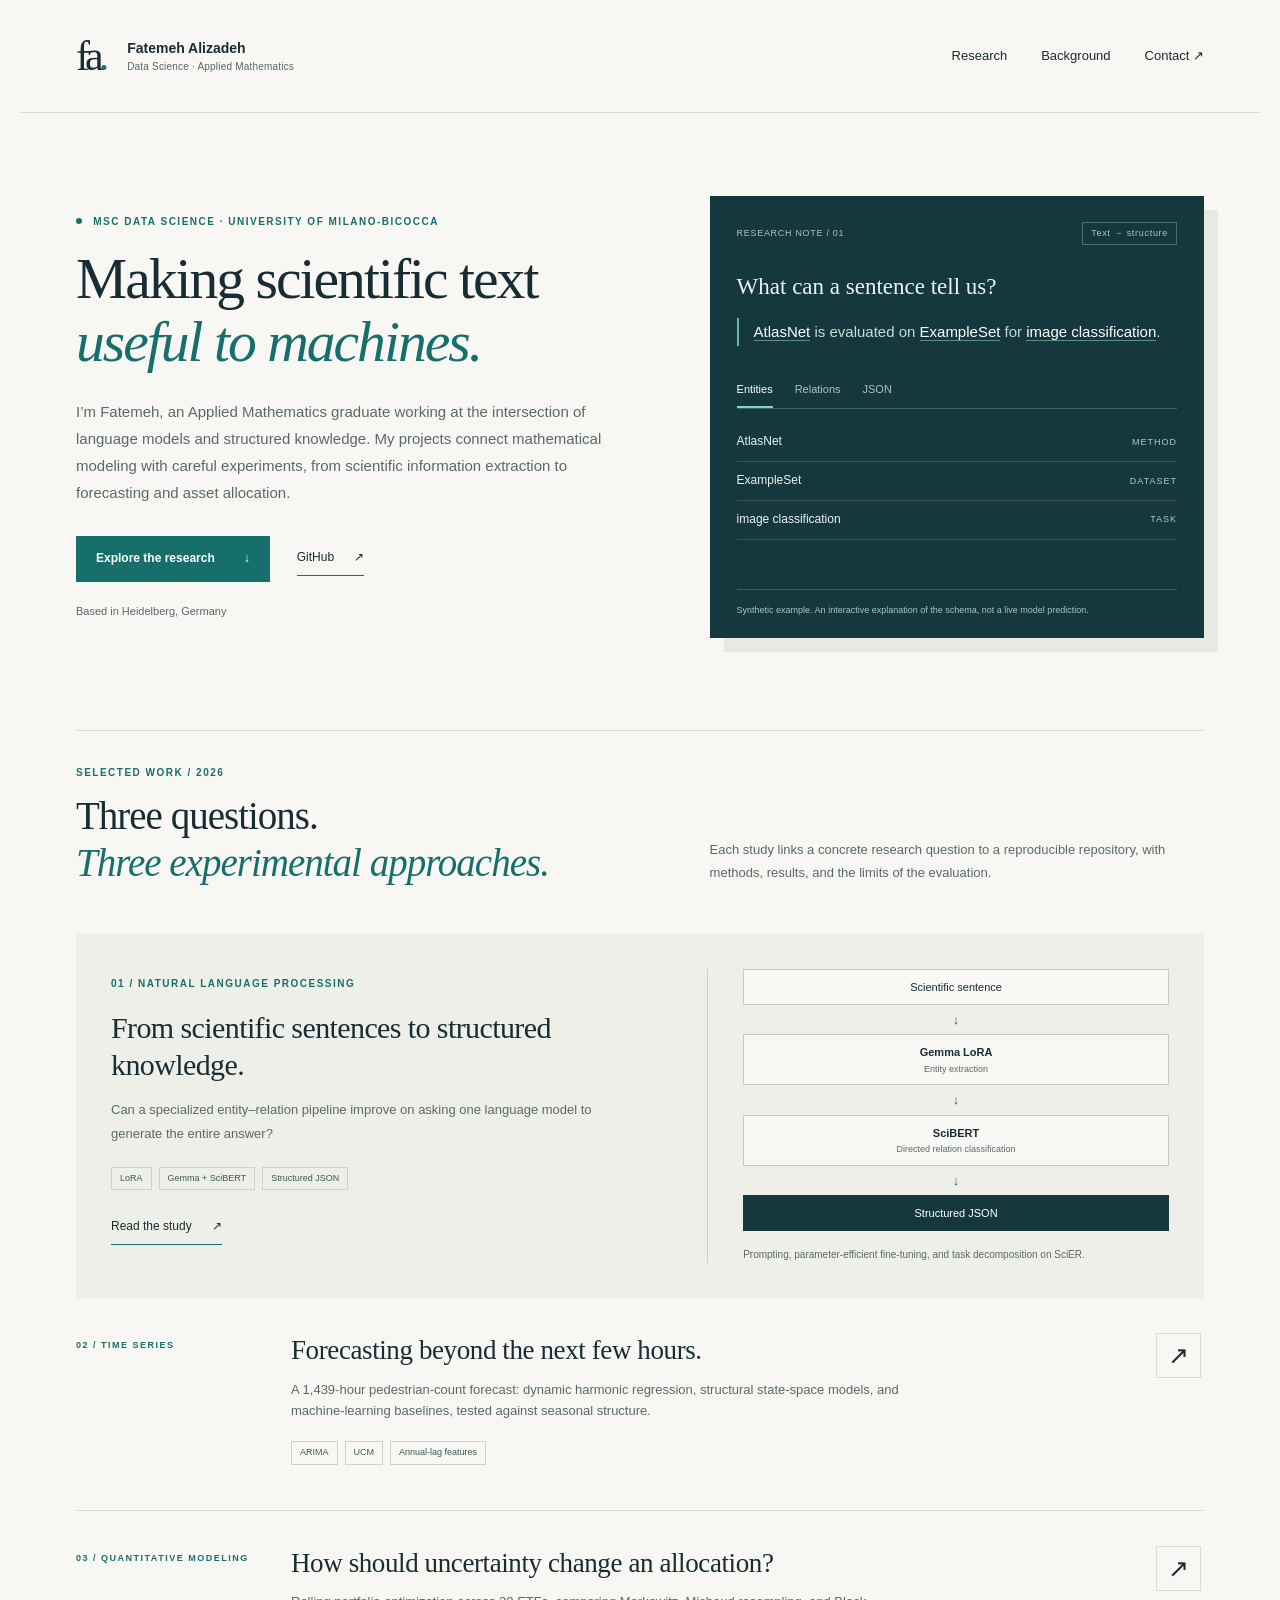
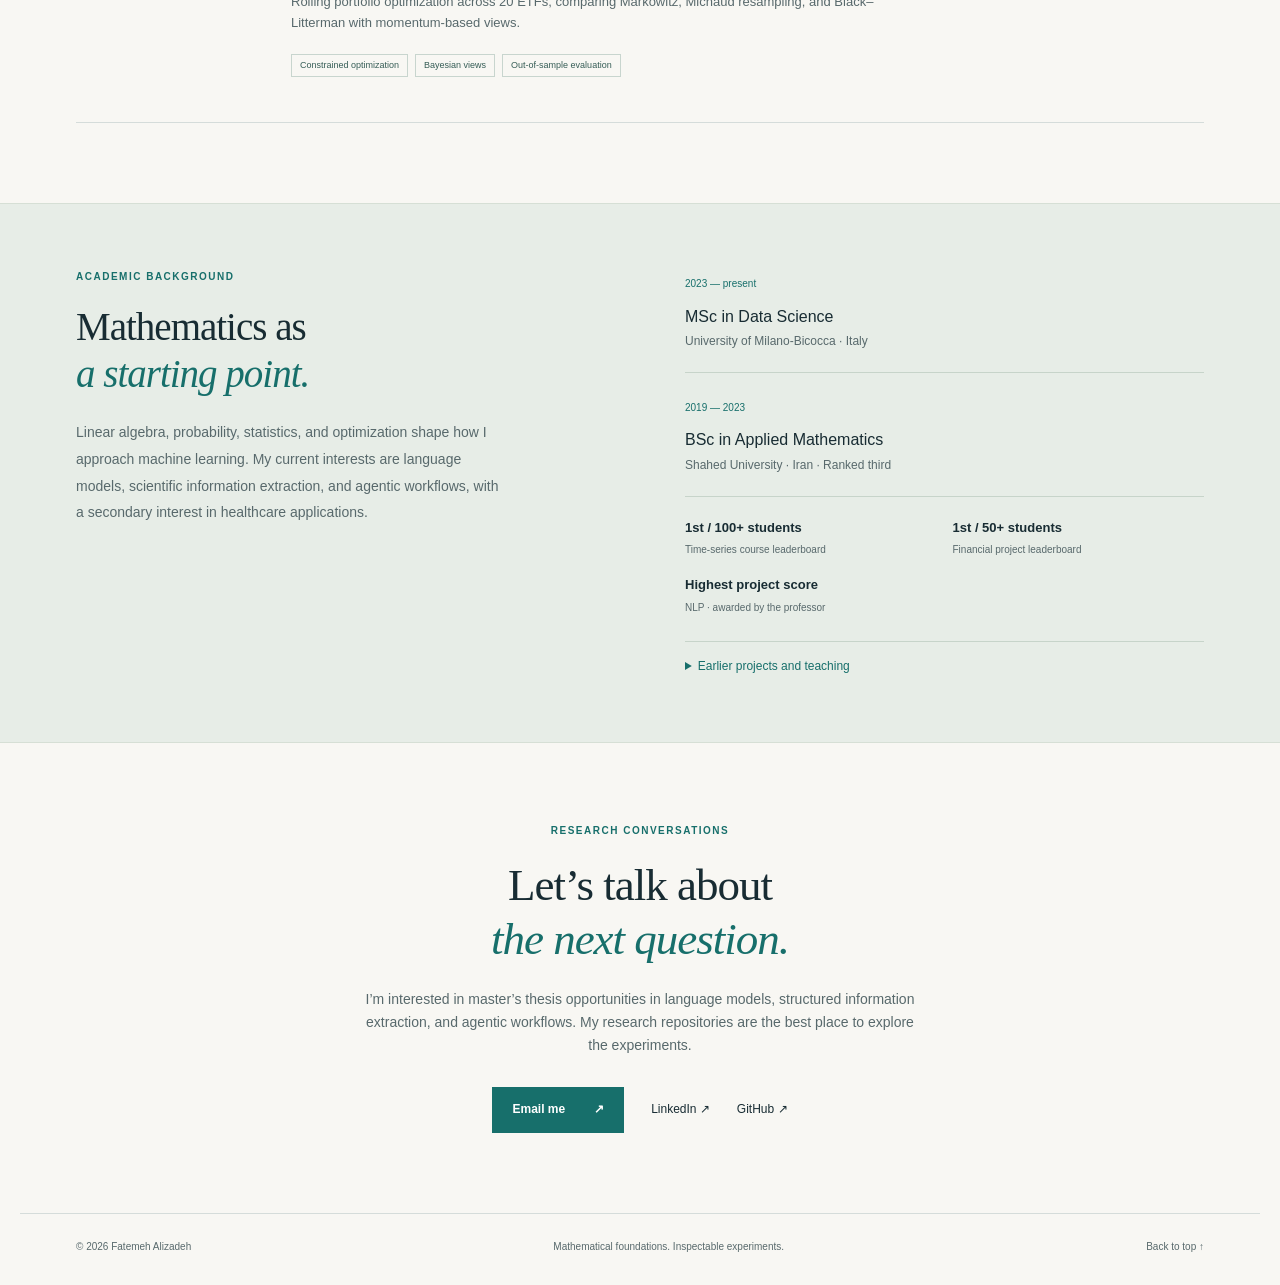
<file: index.html>
<!doctype html>
<html lang="en">
<head>
  <meta charset="utf-8"><meta name="viewport" content="width=device-width,initial-scale=1">
  <title>Fatemeh Alizadeh | Data Science and Applied Mathematics</title>
  <meta name="description" content="Research projects by Fatemeh Alizadeh: scientific information extraction with language models, long-horizon forecasting, and quantitative asset allocation.">
  <meta property="og:title" content="Fatemeh Alizadeh | Research portfolio"><meta property="og:type" content="website">
  <meta property="og:description" content="Mathematical foundations. Inspectable experiments. Research in NLP, forecasting, and quantitative modeling.">
  <meta property="og:url" content="https://fatemealizadeh78.github.io/"><meta property="og:image" content="https://fatemealizadeh78.github.io/assets/social-card.png">
  <link rel="canonical" href="https://fatemealizadeh78.github.io/"><link rel="icon" href="assets/favicon.svg" type="image/svg+xml">
  <link rel="stylesheet" href="styles.css"><script defer src="site.js"></script>
</head>
<body>
<a class="skip" href="#main">Skip to content</a>
<header class="site-header wrap"><a class="wordmark" href="./" aria-label="Fatemeh Alizadeh home"><span class="monogram">fa<span>.</span></span><span>Fatemeh Alizadeh<small>Data Science · Applied Mathematics</small></span></a><button class="menu-toggle" aria-expanded="false" aria-controls="navigation">Menu</button><nav id="navigation" aria-label="Main navigation"><a href="#research">Research</a><a href="#background">Background</a><a href="#contact">Contact <span aria-hidden="true">↗</span></a></nav></header>
<main id="main">
<section class="hero wrap">
  <div class="hero-copy"><p class="eyebrow"><span class="status-dot"></span> MSc Data Science · University of Milano-Bicocca</p><h1>Making scientific text <em>useful to machines.</em></h1><p class="intro">I’m Fatemeh, an Applied Mathematics graduate working at the intersection of language models and structured knowledge. My projects connect mathematical modeling with careful experiments, from scientific information extraction to forecasting and asset allocation.</p><div class="hero-actions"><a class="button" href="#research">Explore the research <span aria-hidden="true">↓</span></a><a class="text-link" href="https://github.com/FatemeAlizadeh78">GitHub <span aria-hidden="true">↗</span></a></div><p class="location">Based in Heidelberg, Germany</p></div>
  <figure class="specimen"><div class="specimen-head"><span class="tiny-label">RESEARCH NOTE / 01</span><span class="specimen-badge">Text → structure</span></div><p class="specimen-question">What can a sentence tell us?</p><blockquote><mark>AtlasNet</mark> is evaluated on <mark>ExampleSet</mark> for <mark>image classification</mark>.</blockquote><div class="specimen-tabs" role="tablist" aria-label="Explore the extraction schema"><button id="tab-entities" role="tab" aria-selected="true" aria-controls="panel-entities" tabindex="0">Entities</button><button id="tab-relations" role="tab" aria-selected="false" aria-controls="panel-relations" tabindex="-1">Relations</button><button id="tab-json" role="tab" aria-selected="false" aria-controls="panel-json" tabindex="-1">JSON</button></div><div class="specimen-panel" id="panel-entities" role="tabpanel" aria-labelledby="tab-entities"><div class="entity"><span>AtlasNet</span><b>Method</b></div><div class="entity"><span>ExampleSet</span><b>Dataset</b></div><div class="entity"><span>image classification</span><b>Task</b></div></div><div class="specimen-panel" id="panel-relations" role="tabpanel" aria-labelledby="tab-relations" hidden><div class="relation">AtlasNet <b>Evaluated-With →</b> ExampleSet</div><div class="relation">AtlasNet <b>Used-For →</b> image classification</div><p class="panel-note">Directed relations connect typed entity spans.</p></div><div class="specimen-panel" id="panel-json" role="tabpanel" aria-labelledby="tab-json" hidden><pre><code>{
  "entities": [
    {"text": "AtlasNet", "type": "Method"},
    {"text": "ExampleSet", "type": "Dataset"},
    {"text": "image classification", "type": "Task"}
  ],
  "relations": [
    {"head": "AtlasNet", "relation": "Evaluated-With",
     "tail": "ExampleSet"},
    {"head": "AtlasNet", "relation": "Used-For",
     "tail": "image classification"}
  ]
}</code></pre></div><figcaption>Synthetic example. An interactive explanation of the schema, not a live model prediction.</figcaption></figure>
</section>
<section class="research-section wrap" id="research"><div class="section-intro"><p class="eyebrow">Selected work / 2026</p><h2>Three questions.<br><em>Three experimental approaches.</em></h2><p>Each study links a concrete research question to a reproducible repository, with methods, results, and the limits of the evaluation.</p></div>
<article class="featured-project"><div class="project-identity"><span class="project-number">01 / NATURAL LANGUAGE PROCESSING</span><h3>From scientific sentences to structured knowledge.</h3><p>Can a specialized entity–relation pipeline improve on asking one language model to generate the entire answer?</p><div class="tags"><span>LoRA</span><span>Gemma + SciBERT</span><span>Structured JSON</span></div><a class="text-link" href="research/scientific-extraction.html">Read the study <span aria-hidden="true">↗</span></a></div><div class="project-evidence"><div class="pipeline" aria-label="Sentence to Gemma LoRA entity extraction to SciBERT relation classification to structured JSON"><span>Scientific sentence</span><i aria-hidden="true">↓</i><span><b>Gemma LoRA</b><small>Entity extraction</small></span><i aria-hidden="true">↓</i><span><b>SciBERT</b><small>Directed relation classification</small></span><i aria-hidden="true">↓</i><span class="pipeline-output">Structured JSON</span></div><p class="evidence-caption">Prompting, parameter-efficient fine-tuning, and task decomposition on SciER.</p></div></article>
<article class="project-row"><span class="project-number">02 / TIME SERIES</span><div><h3>Forecasting beyond the next few hours.</h3><p>A 1,439-hour pedestrian-count forecast: dynamic harmonic regression, structural state-space models, and machine-learning baselines, tested against seasonal structure.</p><div class="tags"><span>ARIMA</span><span>UCM</span><span>Annual-lag features</span></div></div><a class="project-arrow" href="research/forecasting.html" aria-label="Read the forecasting study">↗</a></article>
<article class="project-row"><span class="project-number">03 / QUANTITATIVE MODELING</span><div><h3>How should uncertainty change an allocation?</h3><p>Rolling portfolio optimization across 20 ETFs, comparing Markowitz, Michaud resampling, and Black–Litterman with momentum-based views.</p><div class="tags"><span>Constrained optimization</span><span>Bayesian views</span><span>Out-of-sample evaluation</span></div></div><a class="project-arrow" href="research/asset-allocation.html" aria-label="Read the asset allocation study">↗</a></article>
</section>
<section class="background-band" id="background"><div class="wrap background-grid"><div><p class="eyebrow">Academic background</p><h2>Mathematics as<br><em>a starting point.</em></h2><p class="background-copy">Linear algebra, probability, statistics, and optimization shape how I approach machine learning. My current interests are language models, scientific information extraction, and agentic workflows, with a secondary interest in healthcare applications.</p></div><div class="academic-record"><article><span class="record-date">2023 — present</span><h3>MSc in Data Science</h3><p>University of Milano-Bicocca · Italy</p></article><article><span class="record-date">2019 — 2023</span><h3>BSc in Applied Mathematics</h3><p>Shahed University · Iran · Ranked third</p></article><div class="academic-highlights"><p><strong>1st / 100+ students</strong><span>Time-series course leaderboard</span></p><p><strong>1st / 50+ students</strong><span>Financial project leaderboard</span></p><p><strong>Highest project score</strong><span>NLP · awarded by the professor</span></p></div><details><summary>Earlier projects and teaching</summary><p>A separate 2025 portfolio study combined S&P 500 stocks, K-means selection, and mean–variance strategies. My bachelor’s thesis explored Persian news topic detection with Pars-BERT and classical NLP.</p><p>I headed the teaching assistant team for Fundamental and Advanced Programming during my BSc and taught English at Pingu’s English Italia from January to August 2025.</p></details></div></div></section>
<section class="contact-section wrap" id="contact"><p class="eyebrow">Research conversations</p><h2>Let’s talk about<br><em>the next question.</em></h2><p>I’m interested in master’s thesis opportunities in language models, structured information extraction, and agentic workflows. My research repositories are the best place to explore the experiments.</p><div class="contact-actions"><a class="button" href="mailto:alizadeh.fateme.uni@gmail.com">Email me <span aria-hidden="true">↗</span></a><a href="https://www.linkedin.com/in/fatemeh-alizadeh00">LinkedIn ↗</a><a href="https://github.com/FatemeAlizadeh78">GitHub ↗</a></div></section>
</main><footer class="site-footer wrap"><span>© <span id="year">2026</span> Fatemeh Alizadeh</span><span>Mathematical foundations. Inspectable experiments.</span><a href="#main">Back to top ↑</a></footer>
</body></html>
</file>
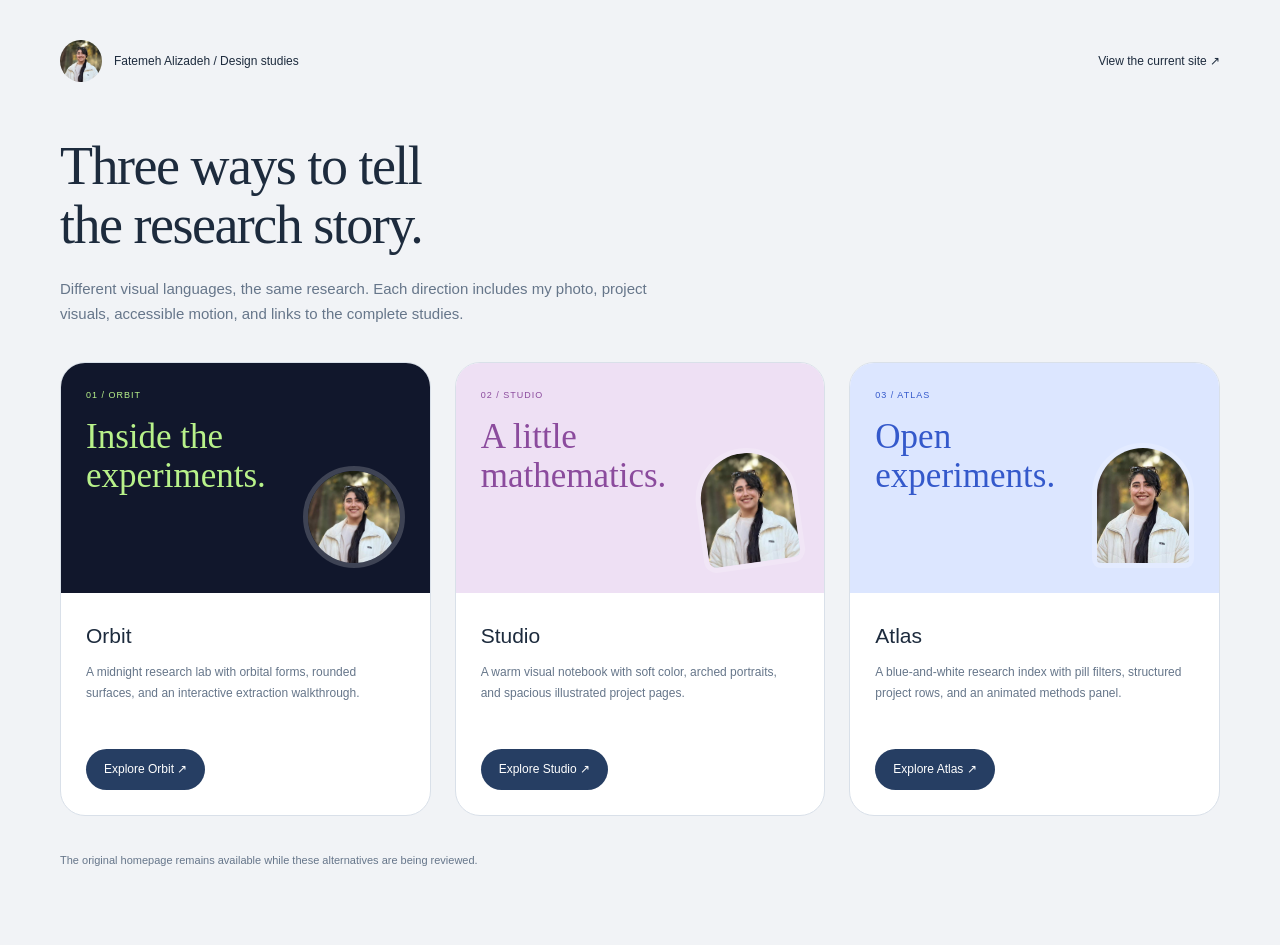
<file: proposals/index.html>
<!doctype html><html lang="en"><head><meta charset="utf-8"><meta name="viewport" content="width=device-width,initial-scale=1"><meta name="robots" content="noindex"><title>Portfolio design studies | Fatemeh Alizadeh</title><link rel="icon" href="../assets/favicon.svg" type="image/svg+xml"><style>*{box-sizing:border-box}body{margin:0;background:#f1f3f6;color:#1d2b3d;font:15px/1.7 Arial,sans-serif}.wrap{max-width:1240px;margin:auto;padding:40px}.top{display:flex;justify-content:space-between;align-items:center;gap:20px;font-size:12px}.identity{display:flex;gap:12px;align-items:center}.identity img{width:42px;height:42px;border-radius:50%}a{color:inherit;text-decoration:none}h1{font:54px/1.1 Georgia,serif;letter-spacing:-1.5px;margin:55px 0 20px}p{color:#66768a;max-width:600px}.grid{display:grid;grid-template-columns:repeat(3,1fr);gap:24px;margin-top:35px}.card{background:white;border-radius:25px;overflow:hidden;border:1px solid #d9e0e9}.poster{height:230px;padding:25px;position:relative;overflow:hidden}.poster img{width:102px;height:102px;object-fit:cover;border-radius:50%;position:absolute;right:25px;bottom:25px;border:5px solid #ffffff30}.poster b{font:35px/1.1 Georgia,serif;display:block;max-width:190px;position:relative;z-index:1}.poster small{font-size:9px;letter-spacing:1px;text-transform:uppercase;display:block;margin-bottom:15px}.dark{background:#11172c;color:#b8f28a}.warm{background:#eee0f4;color:#8b4b9d}.warm img{border-radius:80px 80px 20px 20px;transform:rotate(-8deg);height:120px}.blue{background:#dce6ff;color:#3459cb}.blue img{border-radius:80px 80px 14px 14px;height:125px}.body{padding:25px}.body h2{font-size:21px;font-weight:500;margin:0 0 9px}.body p{font-size:12px;min-height:65px;margin:0}.body a{display:inline-block;margin-top:22px;background:#263e63;color:white;padding:10px 18px;border-radius:30px;font-size:12px}a:focus-visible{outline:3px solid #4472ff;outline-offset:5px}footer{font-size:11px;margin:35px 0;color:#66768a}@media(max-width:800px){.grid{grid-template-columns:1fr}.wrap{padding:25px}h1{font-size:42px;margin-top:35px}.poster{height:210px}.body p{min-height:0}.top{flex-wrap:wrap}}</style></head><body><div class="wrap"><header class="top"><div class="identity"><img src="assets/portrait.jpg" alt="Fatemeh Alizadeh"><span>Fatemeh Alizadeh / Design studies</span></div><a href="../">View the current site ↗</a></header><main><h1>Three ways to tell<br>the research story.</h1><p>Different visual languages, the same research. Each direction includes my photo, project visuals, accessible motion, and links to the complete studies.</p><div class="grid"><article class="card"><div class="poster dark"><small>01 / Orbit</small><b>Inside the experiments.</b><img src="assets/portrait.jpg" alt="" loading="lazy"></div><div class="body"><h2>Orbit</h2><p>A midnight research lab with orbital forms, rounded surfaces, and an interactive extraction walkthrough.</p><a href="orbit/">Explore Orbit ↗</a></div></article><article class="card"><div class="poster warm"><small>02 / Studio</small><b>A little mathematics.</b><img src="assets/portrait.jpg" alt="" loading="lazy"></div><div class="body"><h2>Studio</h2><p>A warm visual notebook with soft color, arched portraits, and spacious illustrated project pages.</p><a href="studio/">Explore Studio ↗</a></div></article><article class="card"><div class="poster blue"><small>03 / Atlas</small><b>Open experiments.</b><img src="assets/portrait.jpg" alt="" loading="lazy"></div><div class="body"><h2>Atlas</h2><p>A blue-and-white research index with pill filters, structured project rows, and an animated methods panel.</p><a href="atlas/">Explore Atlas ↗</a></div></article></div></main><footer>The original homepage remains available while these alternatives are being reviewed.</footer></div></body></html>
</file>
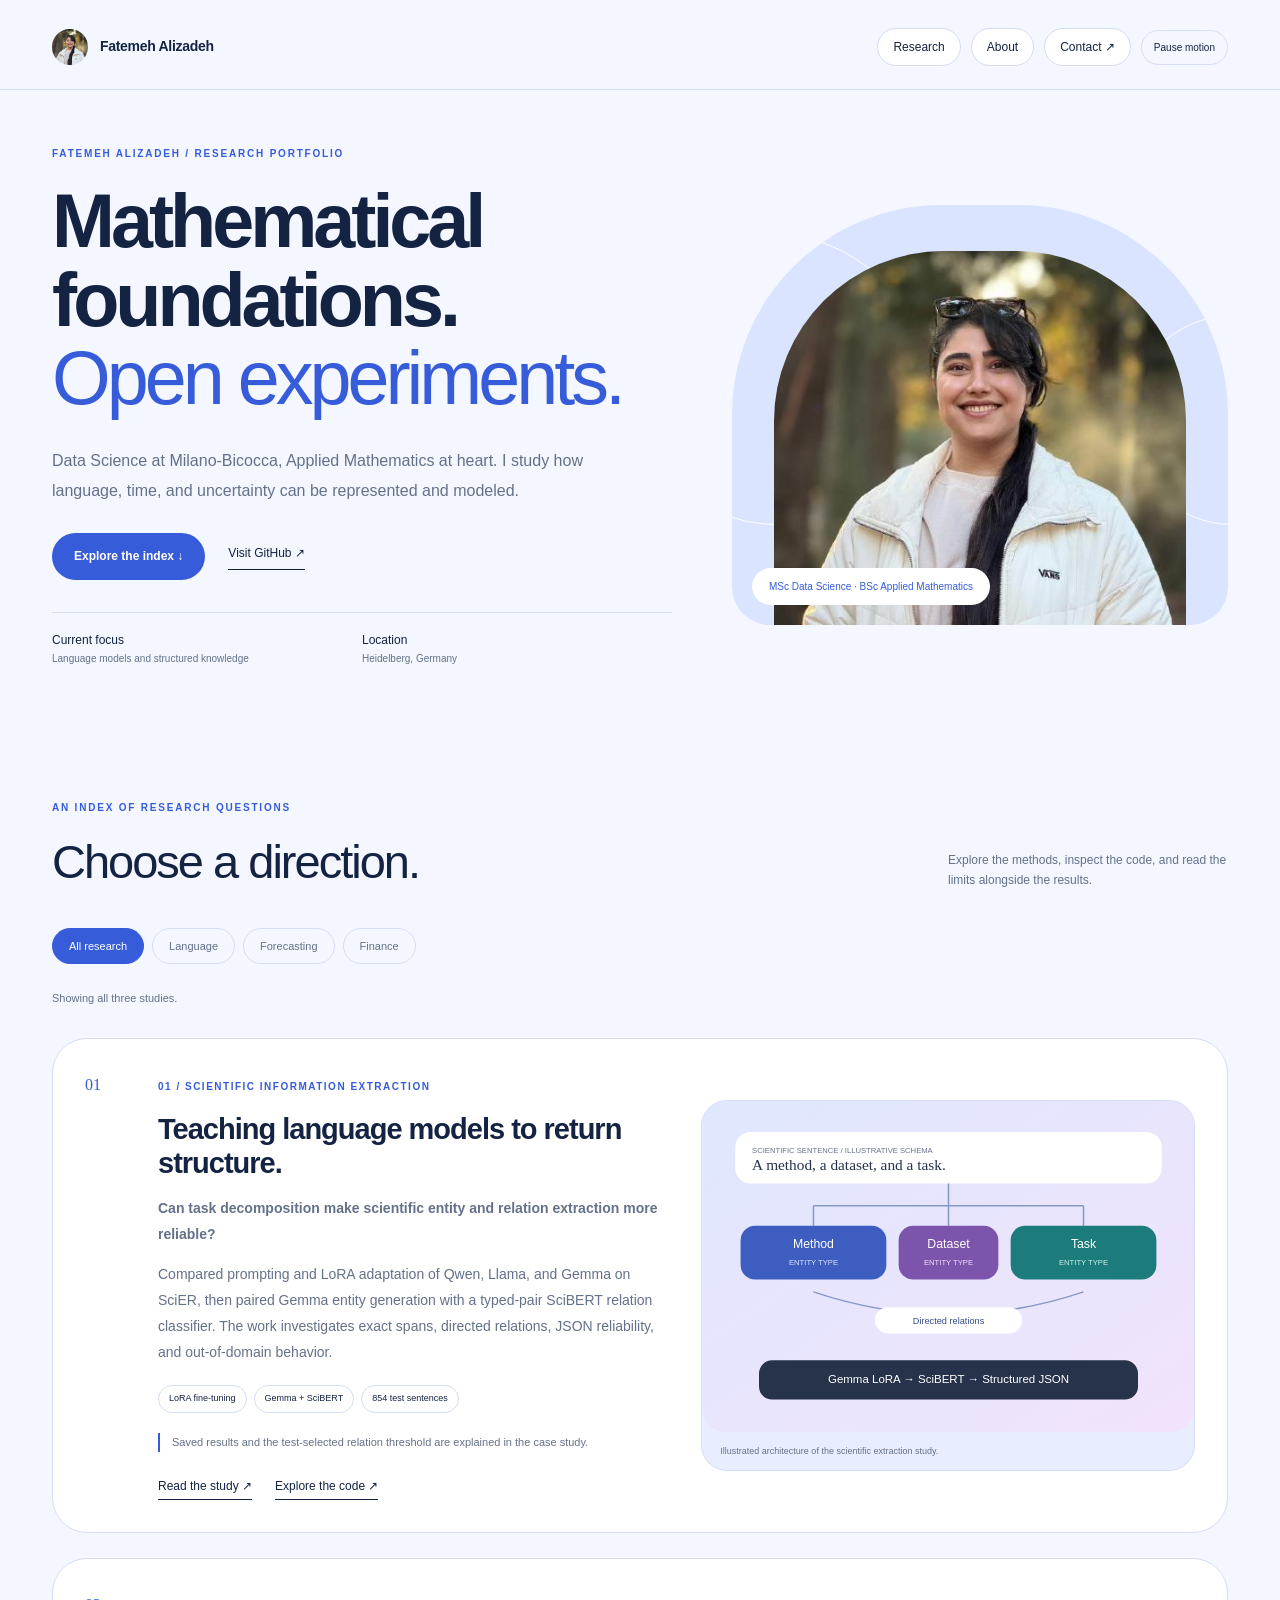
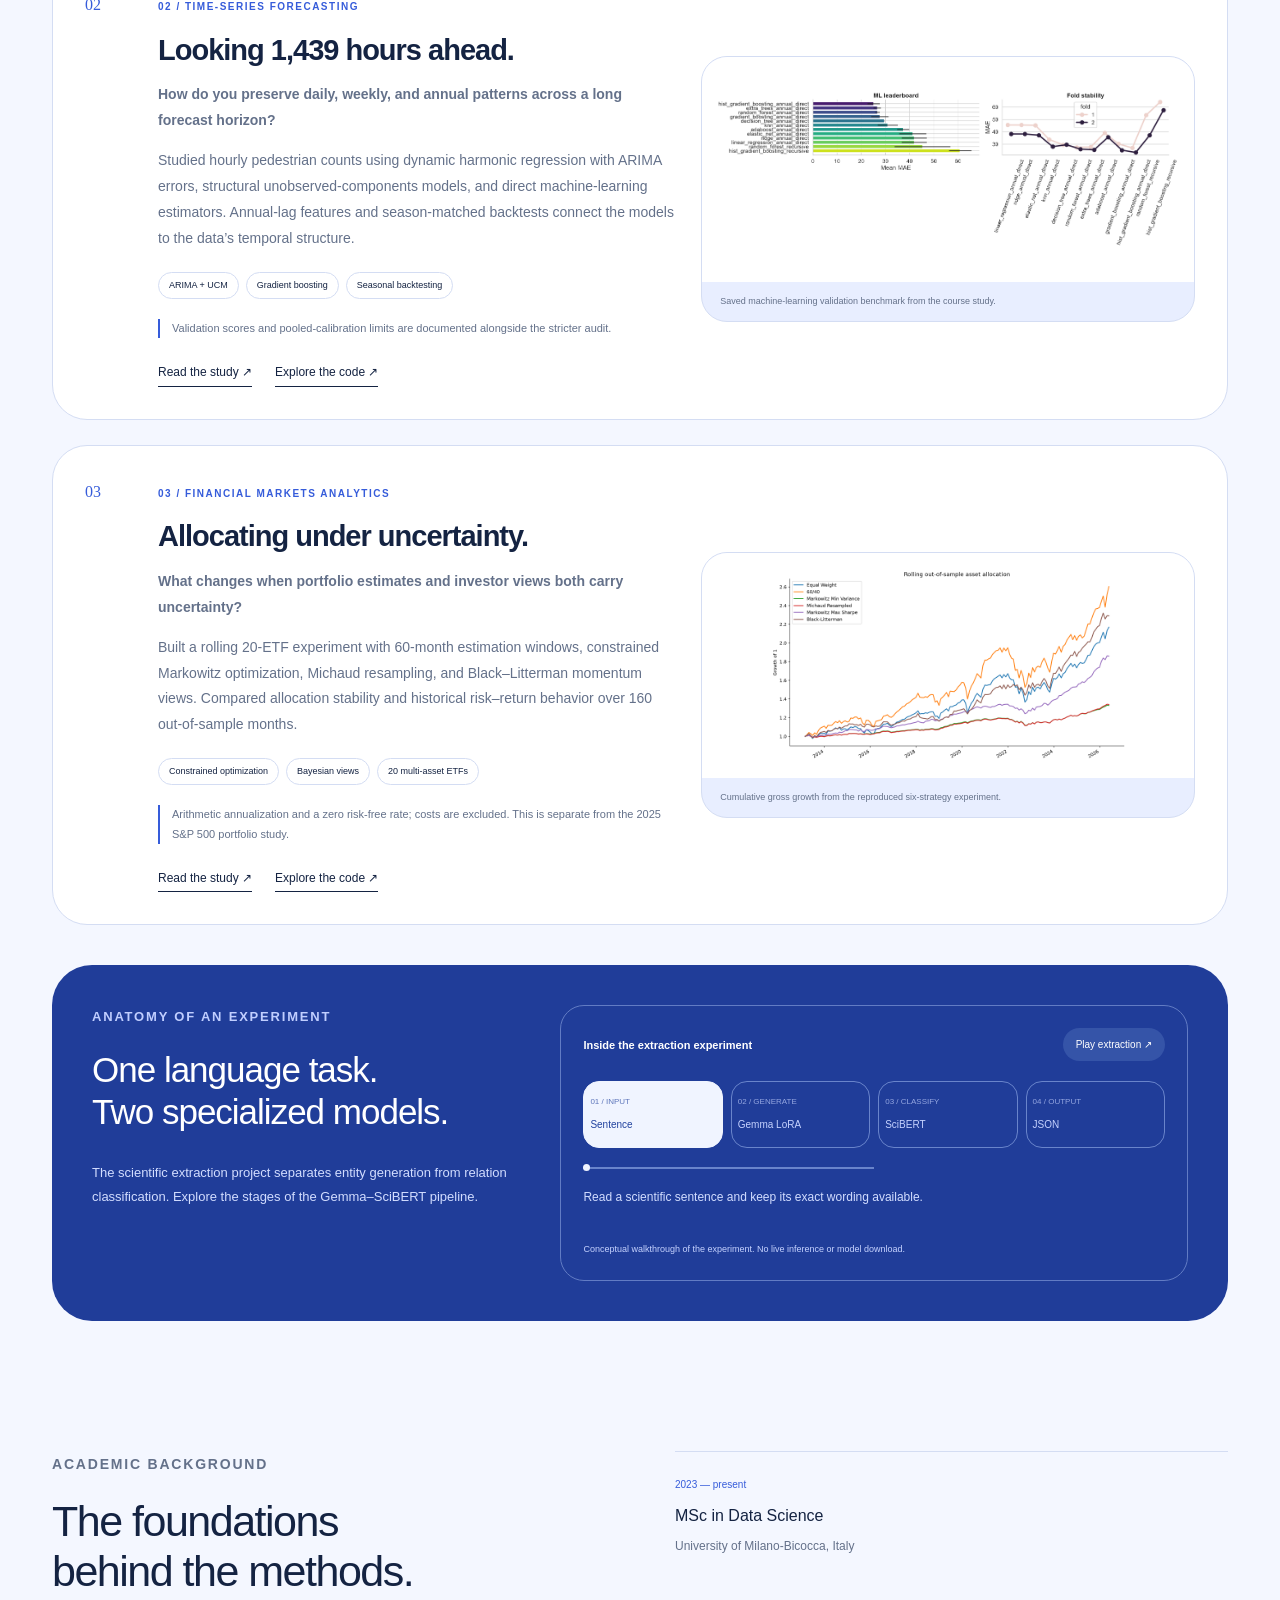
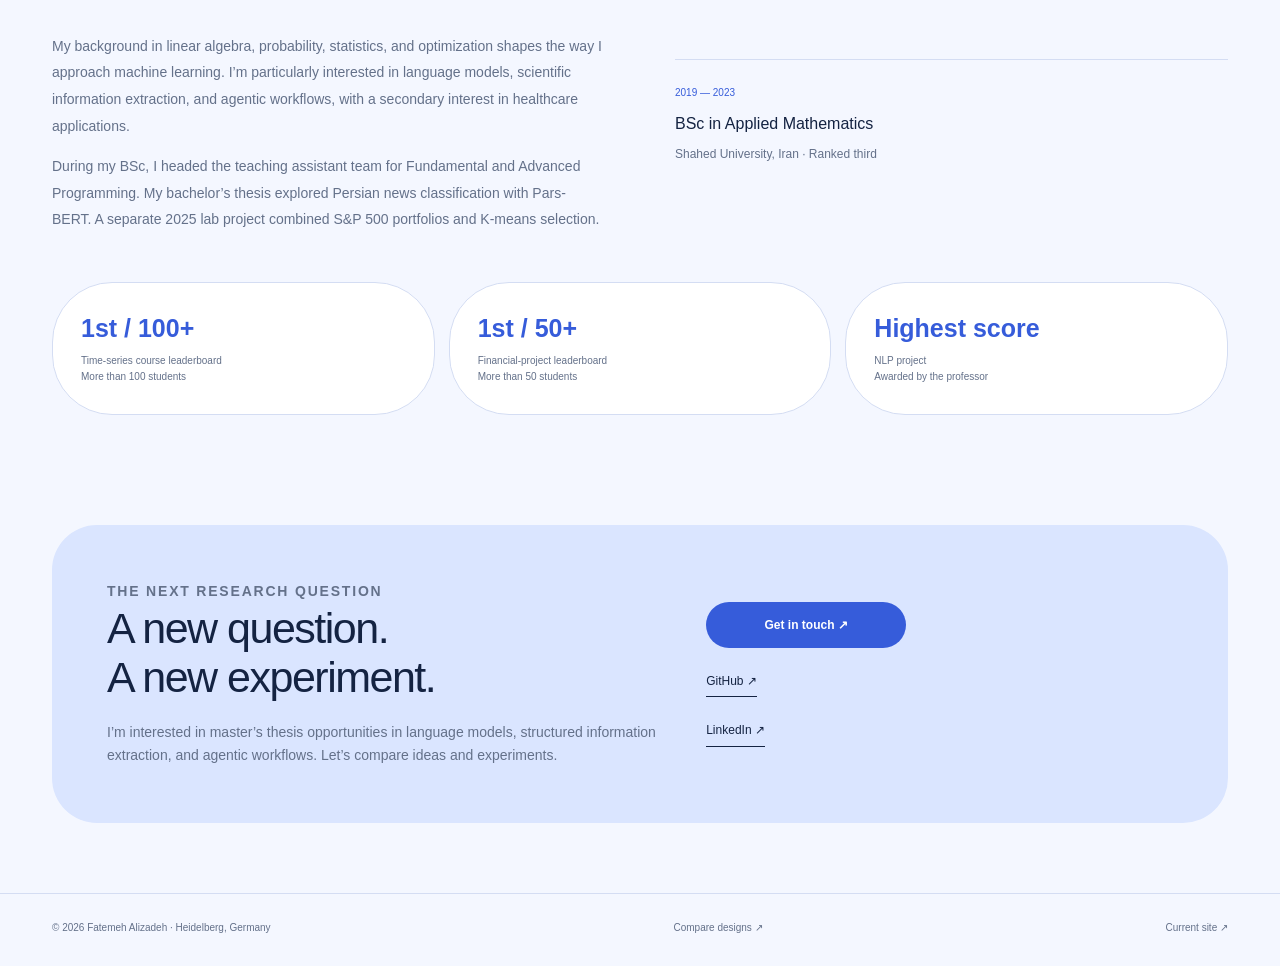
<file: proposals/atlas/index.html>
<!doctype html><html lang="en" data-motion="running"><head><meta charset="utf-8"><meta name="viewport" content="width=device-width,initial-scale=1"><meta name="robots" content="noindex"><title>Atlas — open research index | Fatemeh Alizadeh</title><meta name="description" content="Research portfolio of Fatemeh Alizadeh, Data Science and Applied Mathematics."><link rel="icon" href="../../assets/favicon.svg" type="image/svg+xml"><link rel="stylesheet" href="../common.css"><link rel="stylesheet" href="style.css"><script defer src="../motion.js"></script></head><body class="atlas"><a class="skip" href="#main">Skip to content</a><header class="site-nav shell"><a class="brand" href="#main"><img src="../assets/portrait.jpg" alt="" width="36" height="36">Fatemeh Alizadeh</a><nav class="nav-links" aria-label="Main navigation"><a href="#research">Research</a><a href="#about">About</a><a href="#contact">Contact ↗</a><button class="motion-toggle" data-motion-toggle aria-pressed="false">Pause motion</button></nav></header><main id="main"><section class="hero atlas-hero shell"><div data-reveal><p class="eyebrow">Fatemeh Alizadeh / Research portfolio</p><h1>Mathematical<br>foundations.<br><em>Open experiments.</em></h1><p class="intro">Data Science at Milano-Bicocca, Applied Mathematics at heart. I study how language, time, and uncertainty can be represented and modeled.</p><div class="actions"><a class="pill" href="#research">Explore the index ↓</a><a class="plain-link" href="https://github.com/FatemeAlizadeh78">Visit GitHub ↗</a></div><div class="atlas-hero-meta"><span><strong>Current focus</strong>Language models and structured knowledge</span><span><strong>Location</strong>Heidelberg, Germany</span></div></div><div class="atlas-portrait" data-reveal><span class="atlas-orb decorative" aria-hidden="true"></span><span class="atlas-orb second decorative" aria-hidden="true"></span><img class="portrait" src="../assets/portrait.jpg" alt="Fatemeh Alizadeh"><span class="atlas-photo-label">MSc Data Science · BSc Applied Mathematics</span></div></section><section class="work-section shell" id="research"><div class="atlas-header" data-reveal><div><p class="eyebrow">An index of research questions</p><h2>Choose a direction.</h2></div><p>Explore the methods, inspect the code, and read the limits alongside the results.</p></div><div class="filter" role="group" aria-label="Filter research projects"><button data-filter="all" aria-pressed="true">All research</button><button data-filter="language" aria-pressed="false">Language</button><button data-filter="forecasting" aria-pressed="false">Forecasting</button><button data-filter="finance" aria-pressed="false">Finance</button></div><p class="filter-status" data-filter-status aria-live="polite">Showing all three studies.</p><div class="atlas-list"><article class="project atlas-project lift" data-category="language" data-reveal><span class="atlas-index">01</span><div class="project-copy"><span class="project-number">01 / Scientific information extraction</span><h3>Teaching language models to return structure.</h3><p><strong>Can task decomposition make scientific entity and relation extraction more reliable?</strong></p><p>Compared prompting and LoRA adaptation of Qwen, Llama, and Gemma on SciER, then paired Gemma entity generation with a typed-pair SciBERT relation classifier. The work investigates exact spans, directed relations, JSON reliability, and out-of-domain behavior.</p><div class="tags"><span>LoRA fine-tuning</span><span>Gemma + SciBERT</span><span>854 test sentences</span></div><p class="method-note">Saved results and the test-selected relation threshold are explained in the case study.</p><div class="project-links"><a href="../../research/scientific-extraction.html">Read the study ↗</a><a href="https://github.com/FatemeAlizadeh78/structured-information-extraction">Explore the code ↗</a></div></div><figure class="figure"><img class="art" src="../assets/extraction.svg" alt="Illustrated architecture of the scientific extraction study." loading="lazy"><figcaption>Illustrated architecture of the scientific extraction study.</figcaption></figure></article><article class="project atlas-project lift" data-category="forecasting" data-reveal><span class="atlas-index">02</span><div class="project-copy"><span class="project-number">02 / Time-series forecasting</span><h3>Looking 1,439 hours ahead.</h3><p><strong>How do you preserve daily, weekly, and annual patterns across a long forecast horizon?</strong></p><p>Studied hourly pedestrian counts using dynamic harmonic regression with ARIMA errors, structural unobserved-components models, and direct machine-learning estimators. Annual-lag features and season-matched backtests connect the models to the data’s temporal structure.</p><div class="tags"><span>ARIMA + UCM</span><span>Gradient boosting</span><span>Seasonal backtesting</span></div><p class="method-note">Validation scores and pooled-calibration limits are documented alongside the stricter audit.</p><div class="project-links"><a href="../../research/forecasting.html">Read the study ↗</a><a href="https://github.com/FatemeAlizadeh78/time-series-forecasting">Explore the code ↗</a></div></div><figure class="figure"><img class="experiment-image" src="../../assets/forecast-benchmark.png" alt="Saved machine-learning validation benchmark from the course study." loading="lazy"><figcaption>Saved machine-learning validation benchmark from the course study.</figcaption></figure></article><article class="project atlas-project lift" data-category="finance" data-reveal><span class="atlas-index">03</span><div class="project-copy"><span class="project-number">03 / Financial Markets Analytics</span><h3>Allocating under uncertainty.</h3><p><strong>What changes when portfolio estimates and investor views both carry uncertainty?</strong></p><p>Built a rolling 20-ETF experiment with 60-month estimation windows, constrained Markowitz optimization, Michaud resampling, and Black–Litterman momentum views. Compared allocation stability and historical risk–return behavior over 160 out-of-sample months.</p><div class="tags"><span>Constrained optimization</span><span>Bayesian views</span><span>20 multi-asset ETFs</span></div><p class="method-note">Arithmetic annualization and a zero risk-free rate; costs are excluded. This is separate from the 2025 S&amp;P 500 portfolio study.</p><div class="project-links"><a href="../../research/asset-allocation.html">Read the study ↗</a><a href="https://github.com/FatemeAlizadeh78/financial-markets-analytics">Explore the code ↗</a></div></div><figure class="figure"><img class="experiment-image" src="../../assets/allocation-wealth.png" alt="Cumulative gross growth from the reproduced six-strategy experiment." loading="lazy"><figcaption>Cumulative gross growth from the reproduced six-strategy experiment.</figcaption></figure></article></div><div class="atlas-method" data-reveal><div><p class="eyebrow">Anatomy of an experiment</p><h2>One language task.<br>Two specialized models.</h2><p>The scientific extraction project separates entity generation from relation classification. Explore the stages of the Gemma–SciBERT pipeline.</p></div><div class="flow" data-flow><div class="flow-top"><span>Inside the extraction experiment</span><button data-play aria-pressed="false">Play extraction ↗</button></div><div class="flow-steps" aria-label="Explore the extraction stages"><button data-step class="is-active" aria-pressed="true"><small>01 / INPUT</small>Sentence</button><button data-step aria-pressed="false"><small>02 / GENERATE</small>Gemma LoRA</button><button data-step aria-pressed="false"><small>03 / CLASSIFY</small>SciBERT</button><button data-step aria-pressed="false"><small>04 / OUTPUT</small>JSON</button></div><div class="flow-track" aria-hidden="true"><span class="flow-packet" data-packet></span></div><p class="flow-status" data-flow-status aria-live="polite">Read a scientific sentence and keep its exact wording available.</p><p class="flow-caption">Conceptual walkthrough of the experiment. No live inference or model download.</p></div></div></section><section class="about shell" id="about"><div class="atlas-about" data-reveal><div><p class="eyebrow">Academic background</p><h2>The foundations<br>behind the methods.</h2><p>My background in linear algebra, probability, statistics, and optimization shapes the way I approach machine learning. I’m particularly interested in language models, scientific information extraction, and agentic workflows, with a secondary interest in healthcare applications.</p><p>During my BSc, I headed the teaching assistant team for Fundamental and Advanced Programming. My bachelor’s thesis explored Persian news classification with Pars-BERT. A separate 2025 lab project combined S&P 500 portfolios and K-means selection.</p></div><div class="education"><article><span>2023 — present</span><h3>MSc in Data Science</h3><p>University of Milano-Bicocca, Italy</p></article><article><span>2019 — 2023</span><h3>BSc in Applied Mathematics</h3><p>Shahed University, Iran · Ranked third</p></article></div></div><div class="honors"><article data-reveal><strong>1st / 100+</strong><p>Time-series course leaderboard<br>More than 100 students</p></article><article data-reveal><strong>1st / 50+</strong><p>Financial-project leaderboard<br>More than 50 students</p></article><article data-reveal><strong>Highest score</strong><p>NLP project<br>Awarded by the professor</p></article></div></section><section class="contact shell" id="contact" data-reveal><div class="contact-inner"><div><p class="eyebrow">The next research question</p><h2>A new question.<br>A new experiment.</h2><p>I’m interested in master’s thesis opportunities in language models, structured information extraction, and agentic workflows. Let’s compare ideas and experiments.</p></div><div class="actions"><a class="pill" href="mailto:alizadeh.fateme.uni@gmail.com">Get in touch ↗</a><a class="plain-link" href="https://github.com/FatemeAlizadeh78">GitHub ↗</a><a class="plain-link" href="https://www.linkedin.com/in/fatemeh-alizadeh00">LinkedIn ↗</a></div></div></section></main><footer class="shell"><span>© 2026 Fatemeh Alizadeh · Heidelberg, Germany</span><a href="../">Compare designs ↗</a><a href="../../">Current site ↗</a></footer></body></html>
</file>
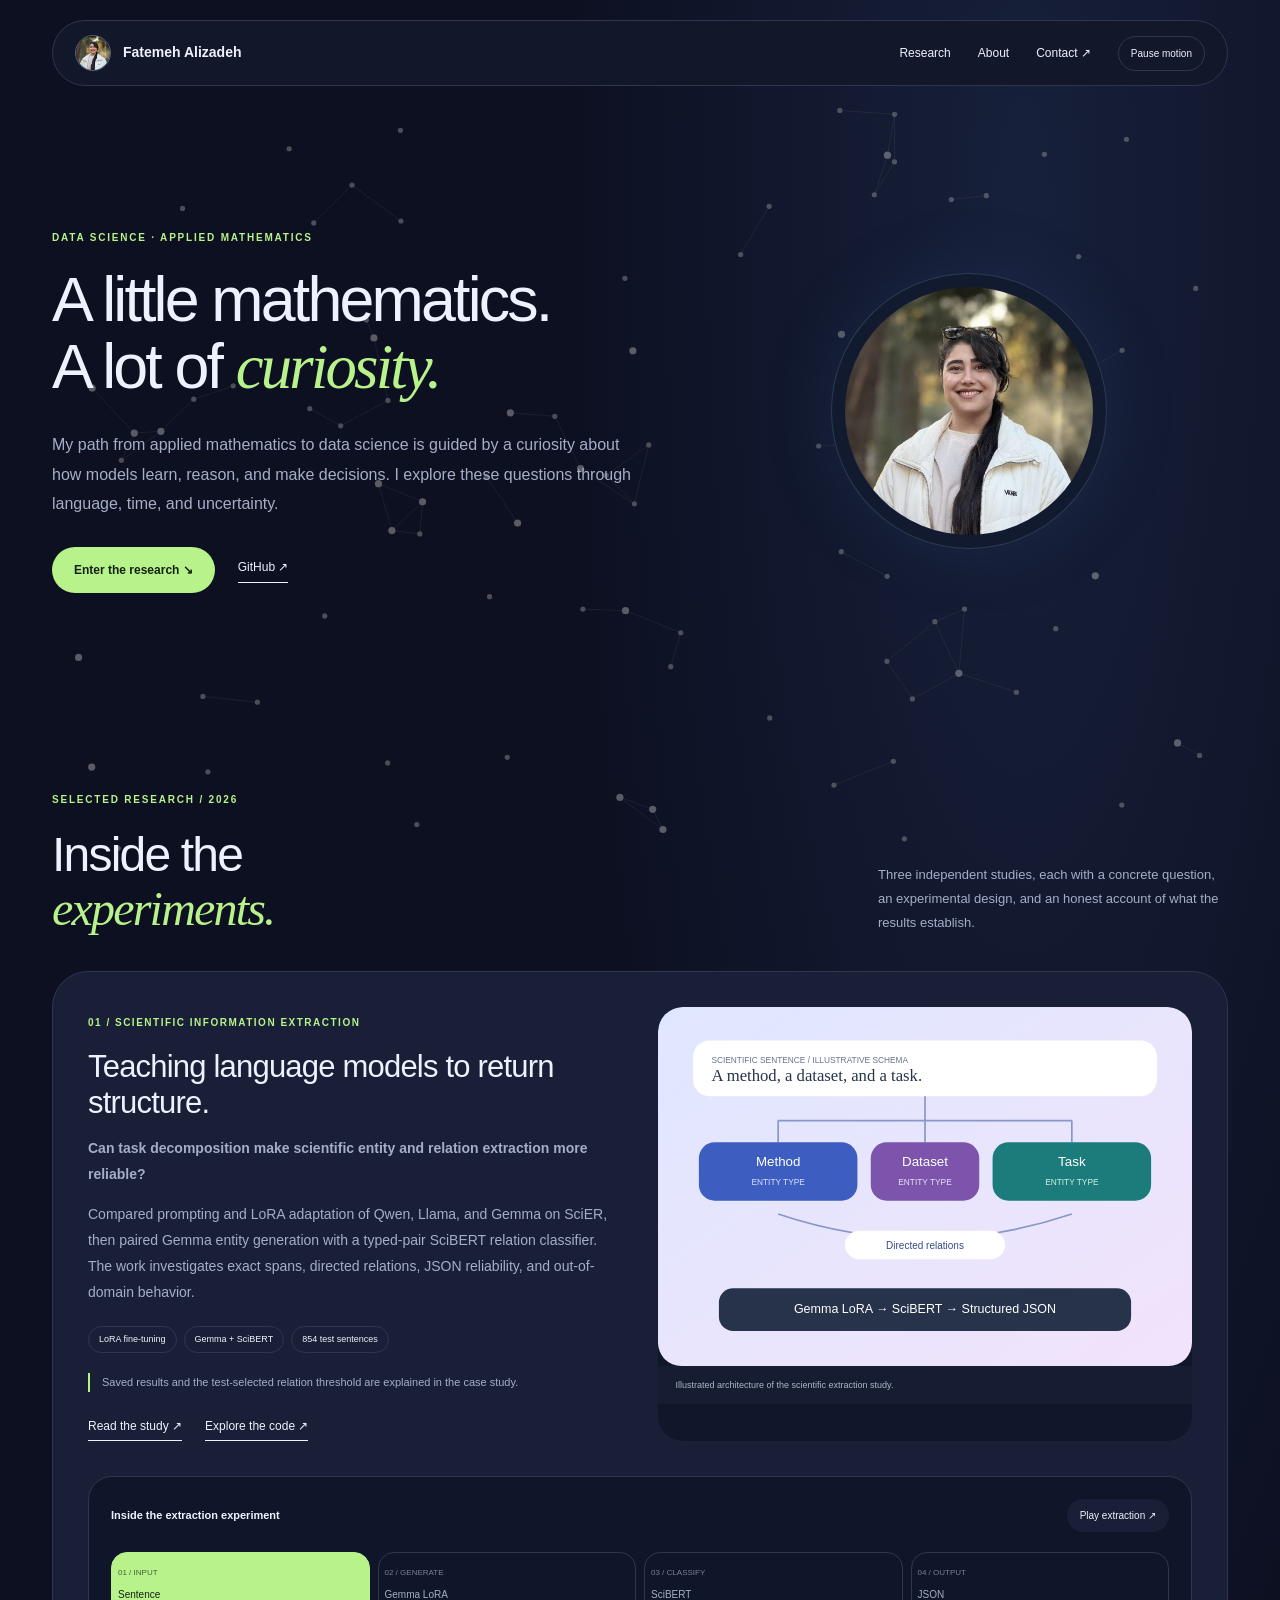
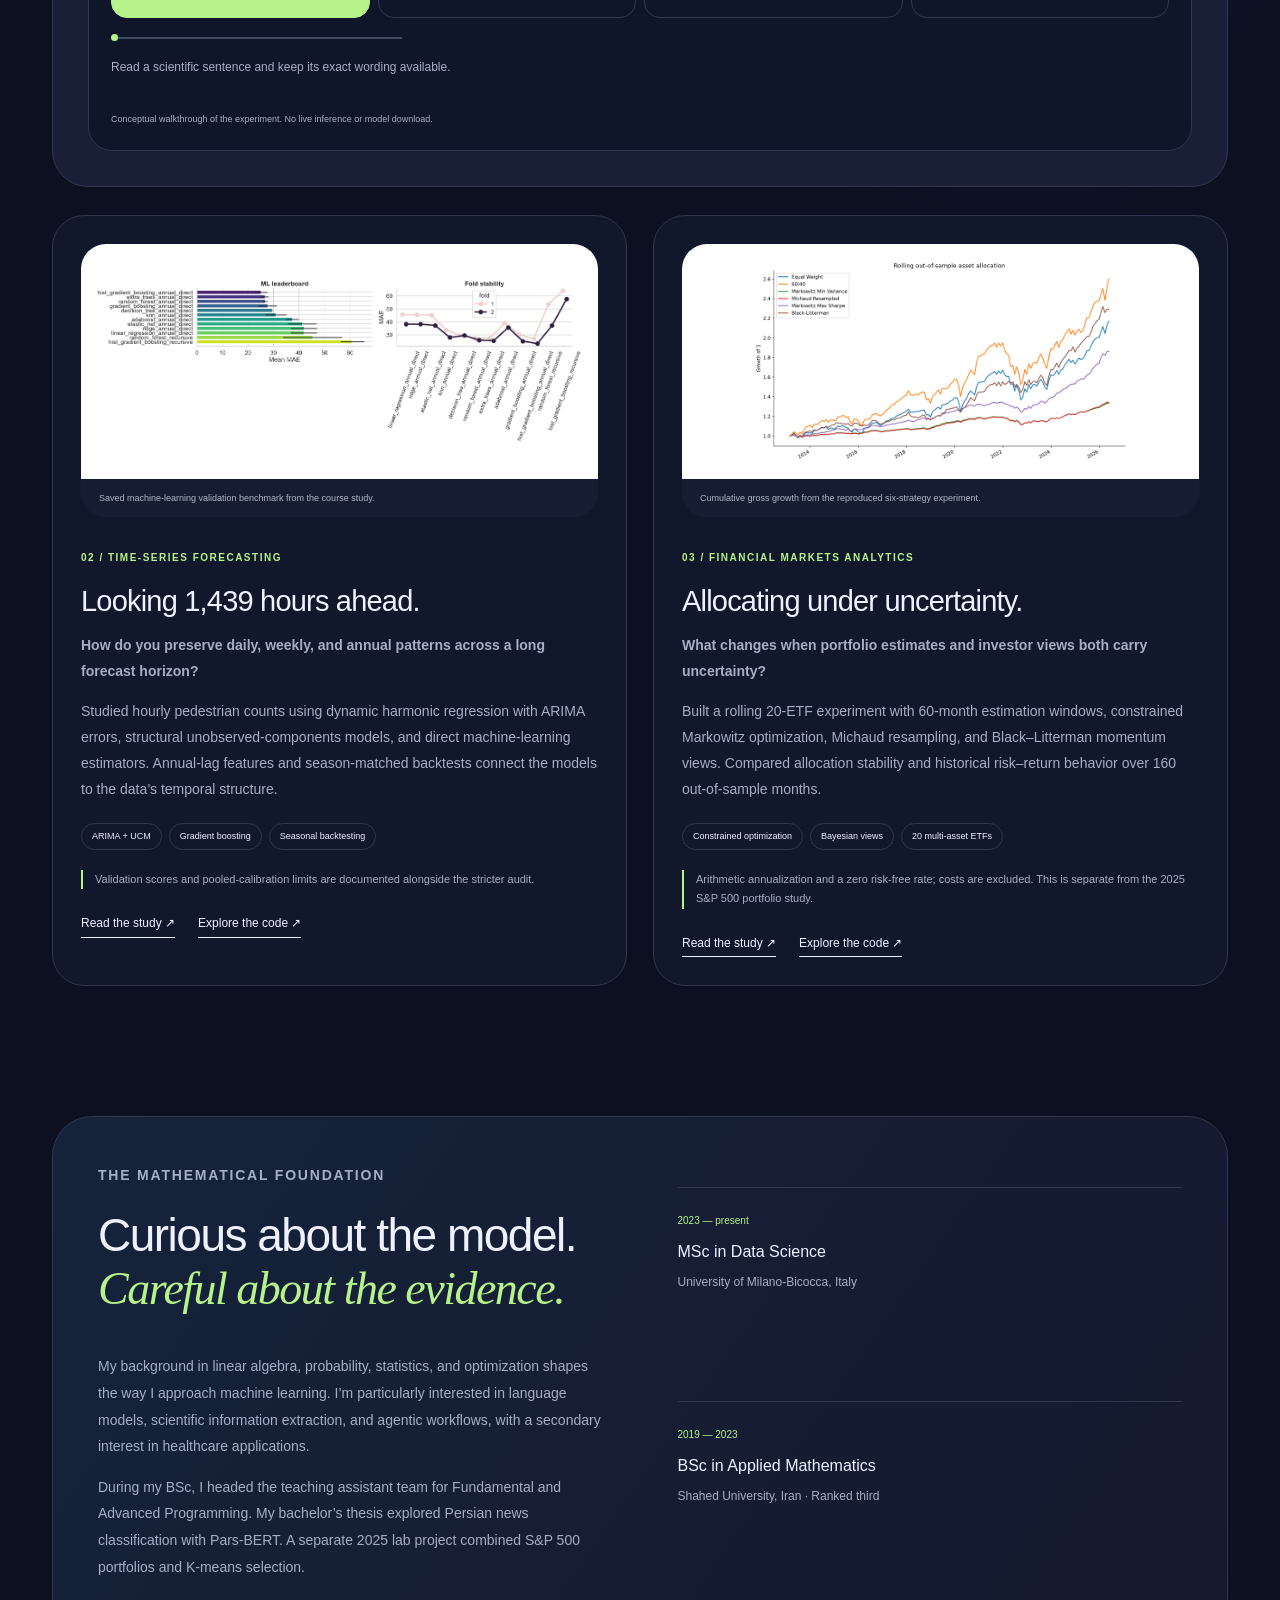
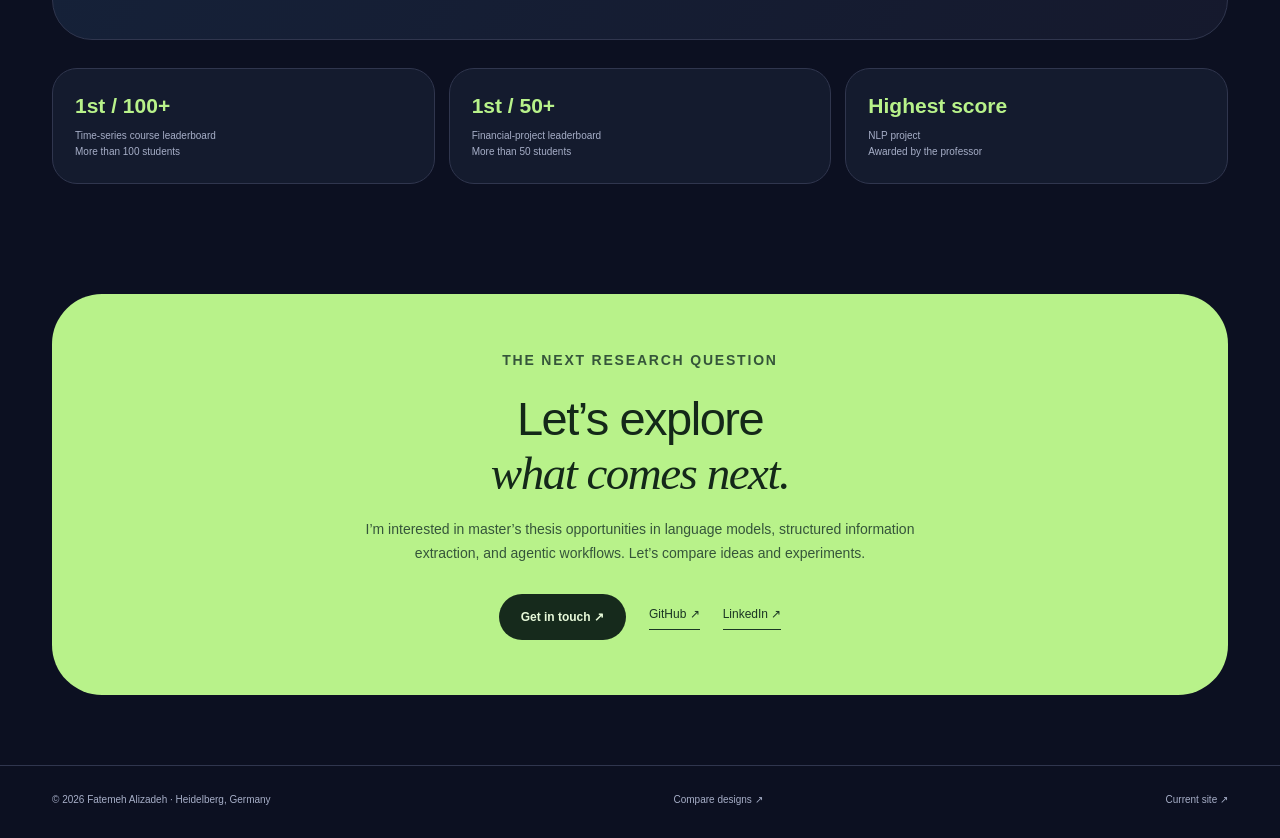
<file: proposals/orbit/index.html>
<!doctype html><html lang="en" data-motion="running"><head><meta charset="utf-8"><meta name="viewport" content="width=device-width,initial-scale=1"><meta name="robots" content="noindex"><title>Orbit — research lab | Fatemeh Alizadeh</title><meta name="description" content="Research portfolio of Fatemeh Alizadeh, Data Science and Applied Mathematics."><link rel="icon" href="../../assets/favicon.svg" type="image/svg+xml"><link rel="stylesheet" href="../common.css"><link rel="stylesheet" href="style.css"><script defer src="../motion.js"></script><script defer src="network.js"></script></head><body class="orbit"><canvas class="network" aria-hidden="true"></canvas><a class="skip" href="#main">Skip to content</a><header class="site-nav shell"><a class="brand" href="#main"><img src="../assets/portrait.jpg" alt="" width="36" height="36">Fatemeh Alizadeh</a><nav class="nav-links" aria-label="Main navigation"><a href="#research">Research</a><a href="#about">About</a><a href="#contact">Contact ↗</a><button class="motion-toggle" data-motion-toggle aria-pressed="false">Pause motion</button></nav></header><main id="main"><section class="hero shell"><div data-reveal><p class="eyebrow">Data Science · Applied Mathematics</p><h1>A little mathematics.<br>A lot of <em>curiosity.</em></h1><p class="intro">My path from applied mathematics to data science is guided by a curiosity about how models learn, reason, and make decisions. I explore these questions through language, time, and uncertainty.</p><div class="actions"><a class="pill" href="#research">Enter the research ↘</a><a class="plain-link" href="https://github.com/FatemeAlizadeh78">GitHub ↗</a></div></div><div class="hero-art" data-reveal><div class="portrait-ring"><img class="portrait" src="../assets/portrait.jpg" alt="Fatemeh Alizadeh" width="248" height="248"></div></div></section><section class="work-section shell" id="research"><div class="section-head" data-reveal><div><p class="eyebrow">Selected research / 2026</p><h2>Inside the<br><span class="research-title">experiments.</span></h2></div><p>Three independent studies, each with a concrete question, an experimental design, and an honest account of what the results establish.</p></div><article class="project nlp-feature" data-reveal><div class="project-copy"><span class="project-number">01 / Scientific information extraction</span><h3>Teaching language models to return structure.</h3><p><strong>Can task decomposition make scientific entity and relation extraction more reliable?</strong></p><p>Compared prompting and LoRA adaptation of Qwen, Llama, and Gemma on SciER, then paired Gemma entity generation with a typed-pair SciBERT relation classifier. The work investigates exact spans, directed relations, JSON reliability, and out-of-domain behavior.</p><div class="tags"><span>LoRA fine-tuning</span><span>Gemma + SciBERT</span><span>854 test sentences</span></div><p class="method-note">Saved results and the test-selected relation threshold are explained in the case study.</p><div class="project-links"><a href="../../research/scientific-extraction.html">Read the study ↗</a><a href="https://github.com/FatemeAlizadeh78/structured-information-extraction">Explore the code ↗</a></div></div><figure class="figure"><img class="art" src="../assets/extraction.svg" alt="Illustrated architecture of the scientific extraction study." loading="lazy"><figcaption>Illustrated architecture of the scientific extraction study.</figcaption></figure><div class="flow" data-flow><div class="flow-top"><span>Inside the extraction experiment</span><button data-play aria-pressed="false">Play extraction ↗</button></div><div class="flow-steps" aria-label="Explore the extraction stages"><button data-step class="is-active" aria-pressed="true"><small>01 / INPUT</small>Sentence</button><button data-step aria-pressed="false"><small>02 / GENERATE</small>Gemma LoRA</button><button data-step aria-pressed="false"><small>03 / CLASSIFY</small>SciBERT</button><button data-step aria-pressed="false"><small>04 / OUTPUT</small>JSON</button></div><div class="flow-track" aria-hidden="true"><span class="flow-packet" data-packet></span></div><p class="flow-status" data-flow-status aria-live="polite">Read a scientific sentence and keep its exact wording available.</p><p class="flow-caption">Conceptual walkthrough of the experiment. No live inference or model download.</p></div></article><div class="project-grid"><article class="project lift" data-reveal><figure class="figure"><img class="experiment-image" src="../../assets/forecast-benchmark.png" alt="Saved machine-learning validation benchmark from the course study." loading="lazy"><figcaption>Saved machine-learning validation benchmark from the course study.</figcaption></figure><div class="project-copy"><span class="project-number">02 / Time-series forecasting</span><h3>Looking 1,439 hours ahead.</h3><p><strong>How do you preserve daily, weekly, and annual patterns across a long forecast horizon?</strong></p><p>Studied hourly pedestrian counts using dynamic harmonic regression with ARIMA errors, structural unobserved-components models, and direct machine-learning estimators. Annual-lag features and season-matched backtests connect the models to the data’s temporal structure.</p><div class="tags"><span>ARIMA + UCM</span><span>Gradient boosting</span><span>Seasonal backtesting</span></div><p class="method-note">Validation scores and pooled-calibration limits are documented alongside the stricter audit.</p><div class="project-links"><a href="../../research/forecasting.html">Read the study ↗</a><a href="https://github.com/FatemeAlizadeh78/time-series-forecasting">Explore the code ↗</a></div></div></article><article class="project lift" data-reveal><figure class="figure"><img class="experiment-image" src="../../assets/allocation-wealth.png" alt="Cumulative gross growth from the reproduced six-strategy experiment." loading="lazy"><figcaption>Cumulative gross growth from the reproduced six-strategy experiment.</figcaption></figure><div class="project-copy"><span class="project-number">03 / Financial Markets Analytics</span><h3>Allocating under uncertainty.</h3><p><strong>What changes when portfolio estimates and investor views both carry uncertainty?</strong></p><p>Built a rolling 20-ETF experiment with 60-month estimation windows, constrained Markowitz optimization, Michaud resampling, and Black–Litterman momentum views. Compared allocation stability and historical risk–return behavior over 160 out-of-sample months.</p><div class="tags"><span>Constrained optimization</span><span>Bayesian views</span><span>20 multi-asset ETFs</span></div><p class="method-note">Arithmetic annualization and a zero risk-free rate; costs are excluded. This is separate from the 2025 S&amp;P 500 portfolio study.</p><div class="project-links"><a href="../../research/asset-allocation.html">Read the study ↗</a><a href="https://github.com/FatemeAlizadeh78/financial-markets-analytics">Explore the code ↗</a></div></div></article></div></section><section class="about shell" id="about"><div class="orbit-about" data-reveal><div><p class="eyebrow">The mathematical foundation</p><h2>Curious about the model.<br><em>Careful about the evidence.</em></h2><p>My background in linear algebra, probability, statistics, and optimization shapes the way I approach machine learning. I’m particularly interested in language models, scientific information extraction, and agentic workflows, with a secondary interest in healthcare applications.</p><p>During my BSc, I headed the teaching assistant team for Fundamental and Advanced Programming. My bachelor’s thesis explored Persian news classification with Pars-BERT. A separate 2025 lab project combined S&P 500 portfolios and K-means selection.</p></div><div class="education"><article><span>2023 — present</span><h3>MSc in Data Science</h3><p>University of Milano-Bicocca, Italy</p></article><article><span>2019 — 2023</span><h3>BSc in Applied Mathematics</h3><p>Shahed University, Iran · Ranked third</p></article></div></div><div class="honors"><article data-reveal><strong>1st / 100+</strong><p>Time-series course leaderboard<br>More than 100 students</p></article><article data-reveal><strong>1st / 50+</strong><p>Financial-project leaderboard<br>More than 50 students</p></article><article data-reveal><strong>Highest score</strong><p>NLP project<br>Awarded by the professor</p></article></div></section><section class="contact shell" id="contact" data-reveal><div class="contact-inner"><div><p class="eyebrow">The next research question</p><h2>Let’s explore<br><em>what comes next.</em></h2><p>I’m interested in master’s thesis opportunities in language models, structured information extraction, and agentic workflows. Let’s compare ideas and experiments.</p></div><div class="actions"><a class="pill" href="mailto:alizadeh.fateme.uni@gmail.com">Get in touch ↗</a><a class="plain-link" href="https://github.com/FatemeAlizadeh78">GitHub ↗</a><a class="plain-link" href="https://www.linkedin.com/in/fatemeh-alizadeh00">LinkedIn ↗</a></div></div></section></main><footer class="shell"><span>© 2026 Fatemeh Alizadeh · Heidelberg, Germany</span><a href="../">Compare designs ↗</a><a href="../../">Current site ↗</a></footer></body></html>
</file>
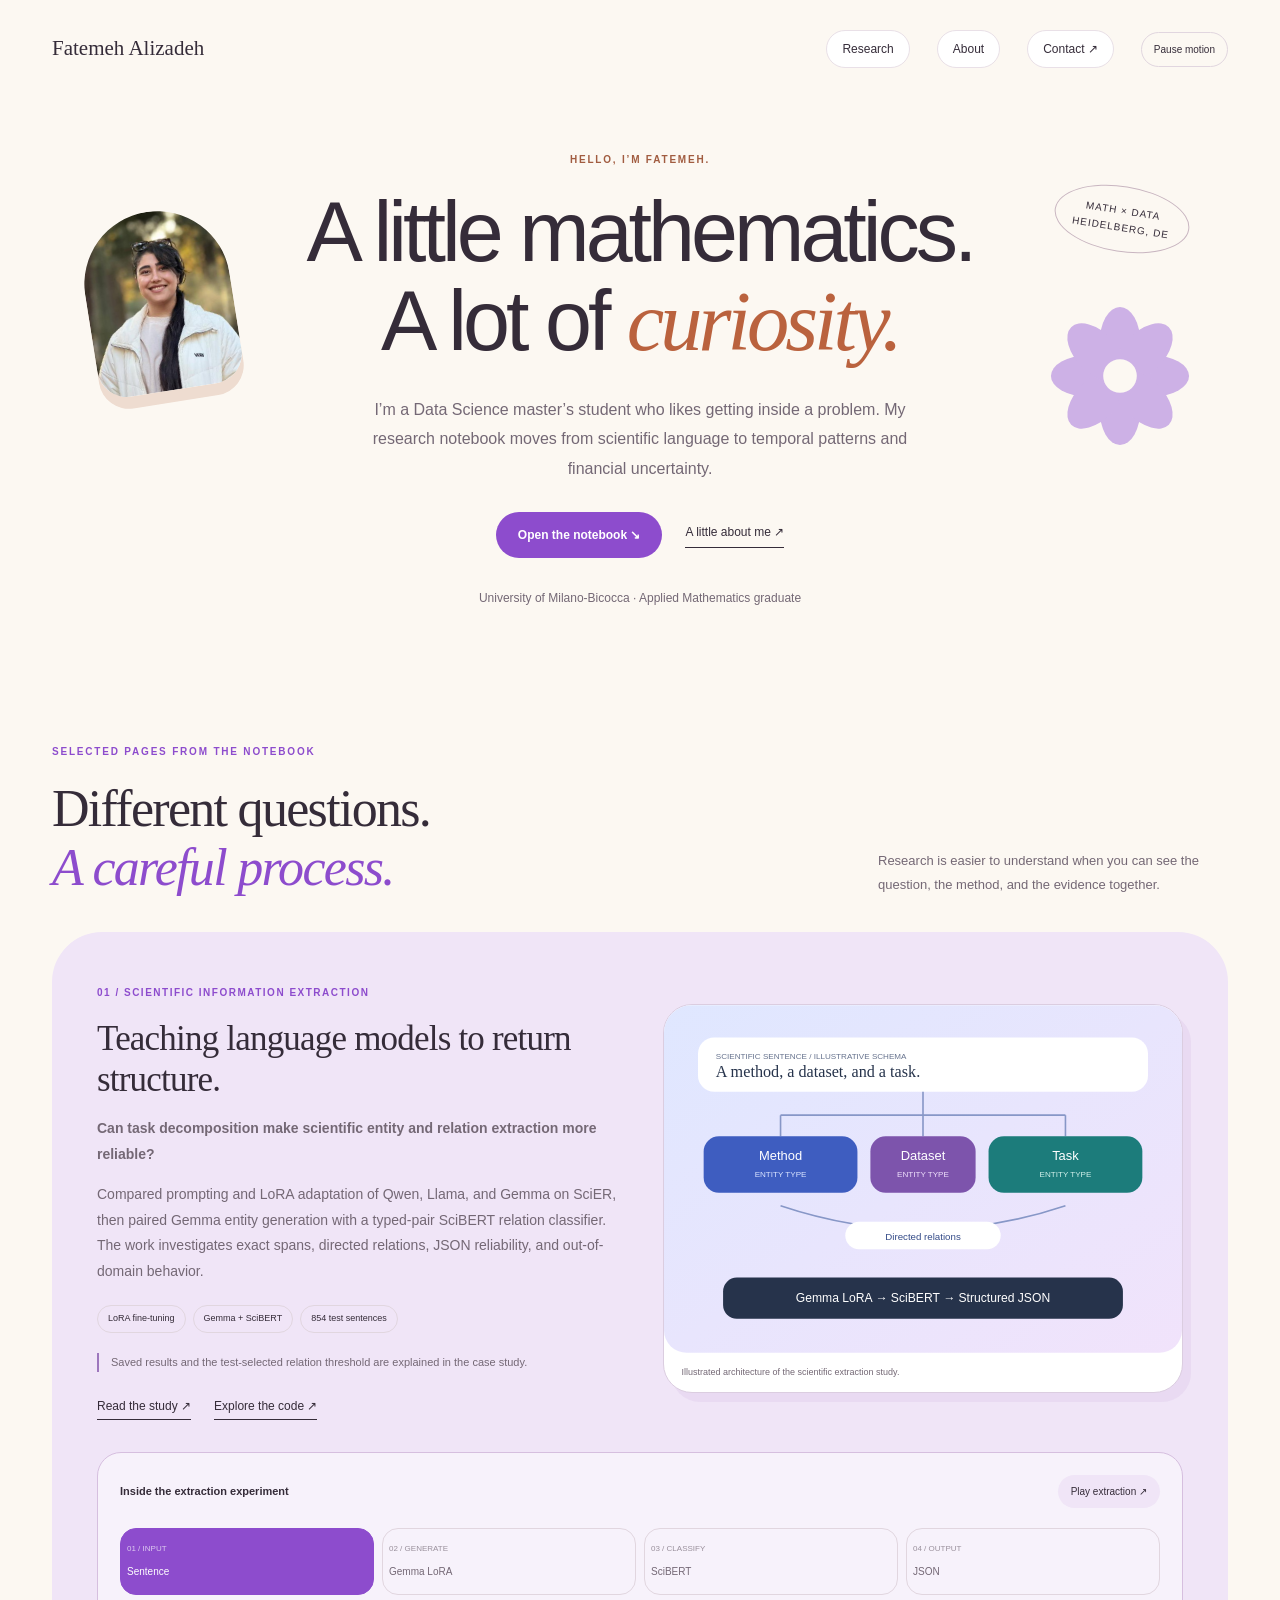
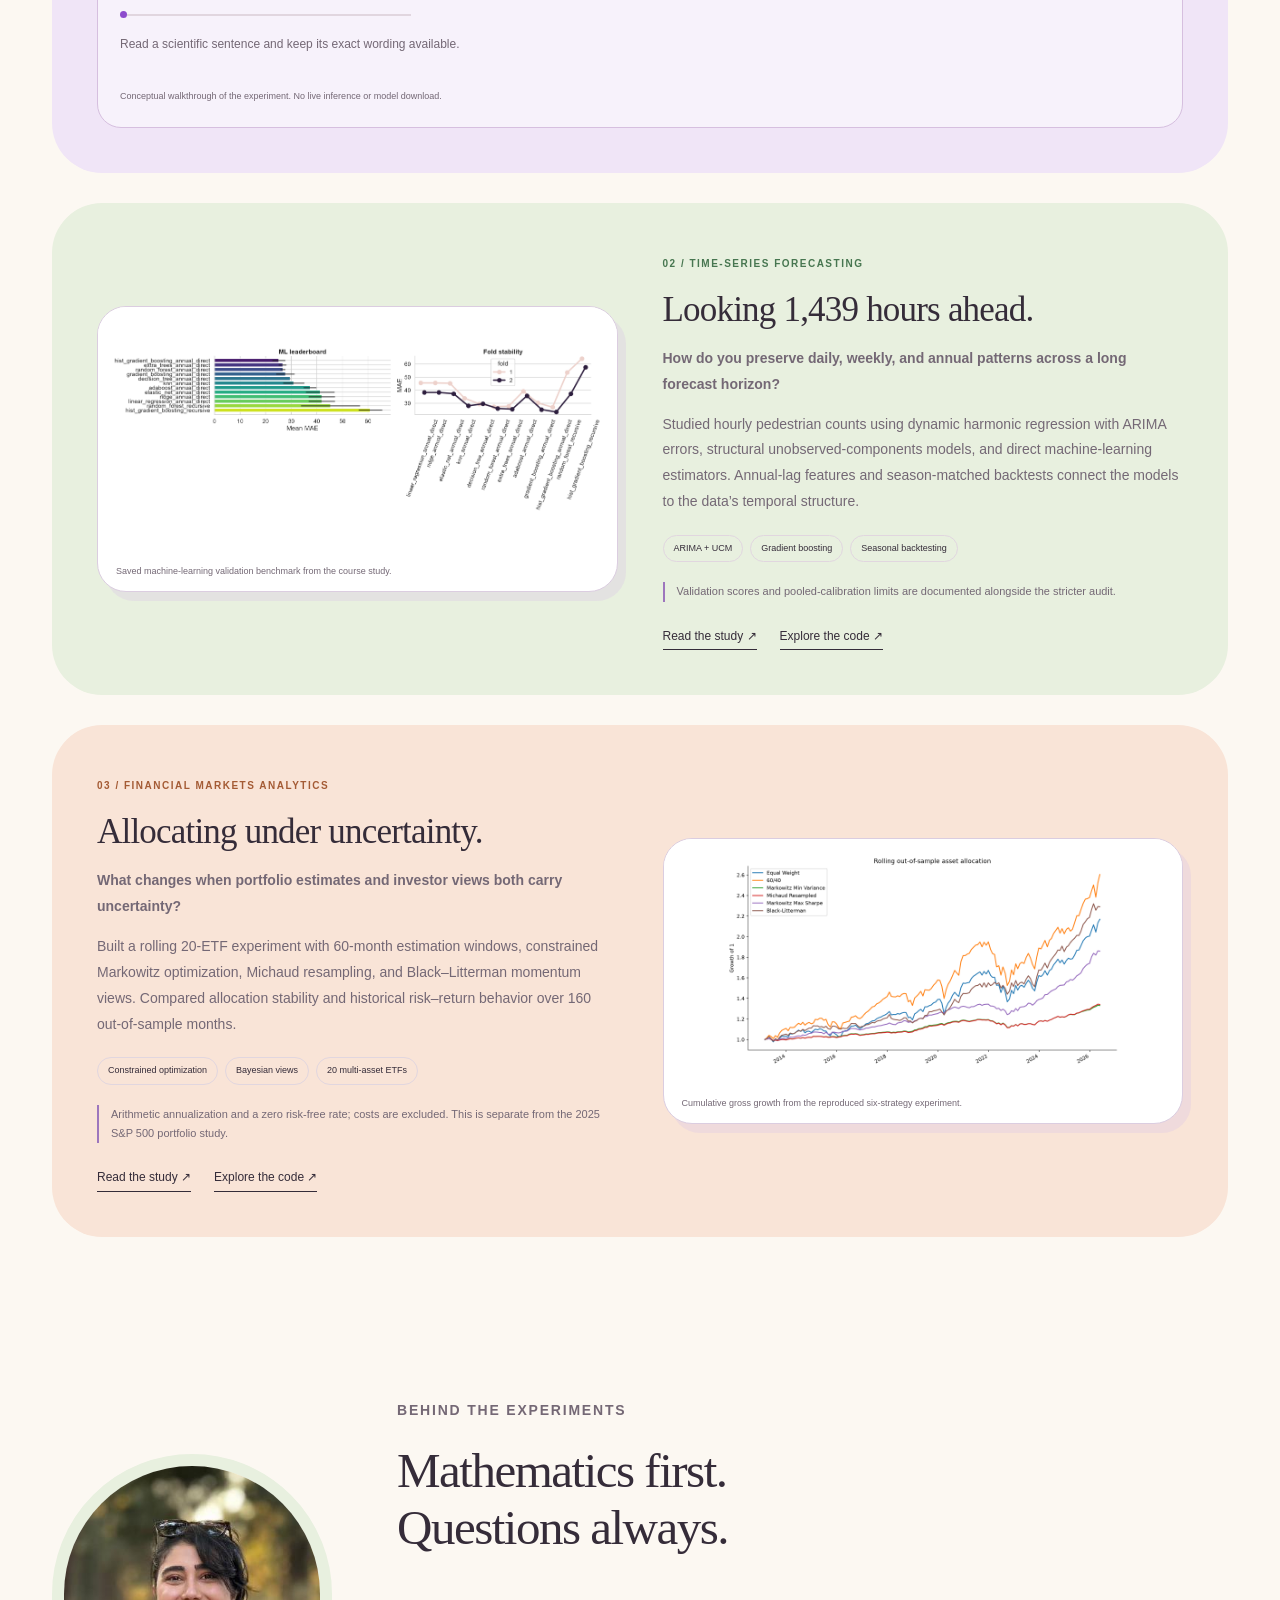
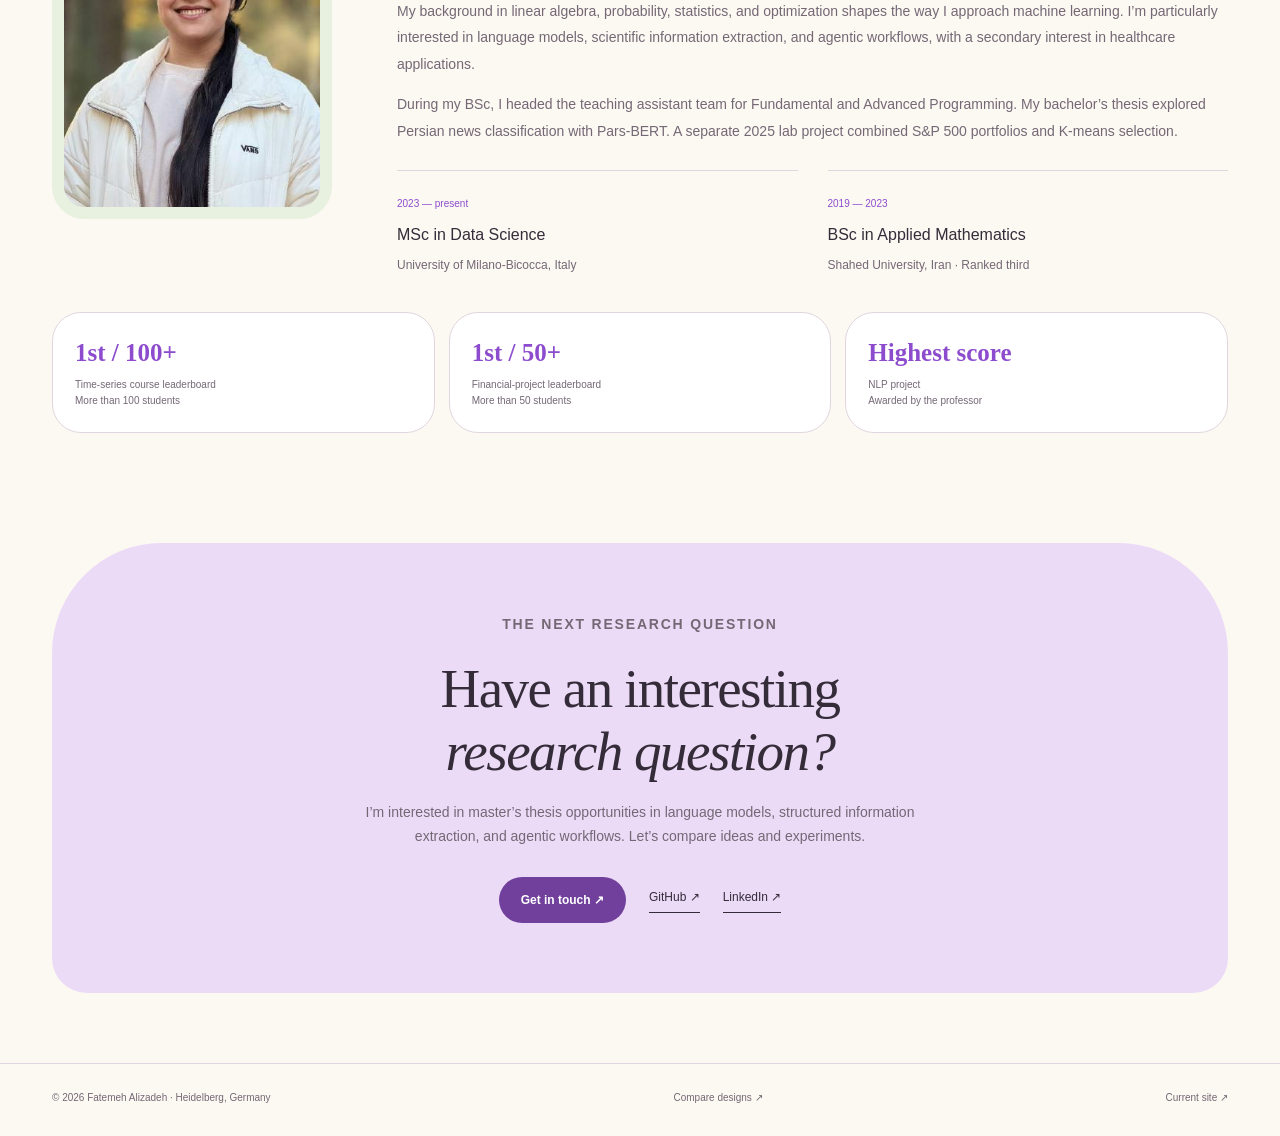
<file: proposals/studio/index.html>
<!doctype html><html lang="en" data-motion="running"><head><meta charset="utf-8"><meta name="viewport" content="width=device-width,initial-scale=1"><meta name="robots" content="noindex"><title>Studio — visual research notebook | Fatemeh Alizadeh</title><meta name="description" content="Research portfolio of Fatemeh Alizadeh, Data Science and Applied Mathematics."><link rel="icon" href="../../assets/favicon.svg" type="image/svg+xml"><link rel="stylesheet" href="../common.css"><link rel="stylesheet" href="style.css"><script defer src="../motion.js"></script></head><body class="studio"><a class="skip" href="#main">Skip to content</a><header class="site-nav shell"><a class="brand" href="#main"><img src="../assets/portrait.jpg" alt="" width="36" height="36">Fatemeh Alizadeh</a><nav class="nav-links" aria-label="Main navigation"><a href="#research">Research</a><a href="#about">About</a><a href="#contact">Contact ↗</a><button class="motion-toggle" data-motion-toggle aria-pressed="false">Pause motion</button></nav></header><main id="main"><section class="hero shell"><img class="hero-photo portrait" src="../assets/portrait.jpg" alt="Fatemeh Alizadeh"><svg class="hero-flower decorative" viewBox="0 0 150 150" aria-hidden="true"><g fill="#cdb1e6"><ellipse cx="75" cy="40" rx="22" ry="39"/><ellipse cx="75" cy="110" rx="22" ry="39"/><ellipse cx="40" cy="75" rx="39" ry="22"/><ellipse cx="110" cy="75" rx="39" ry="22"/><ellipse cx="75" cy="40" rx="22" ry="39" transform="rotate(45 75 75)"/><ellipse cx="75" cy="110" rx="22" ry="39" transform="rotate(45 75 75)"/><ellipse cx="40" cy="75" rx="39" ry="22" transform="rotate(45 75 75)"/><ellipse cx="110" cy="75" rx="39" ry="22" transform="rotate(45 75 75)"/></g><circle cx="75" cy="75" r="18" fill="#fcf8f2"/></svg><span class="hero-stamp">MATH × DATA<br>HEIDELBERG, DE</span><div data-reveal><p class="eyebrow">Hello, I’m Fatemeh.</p><h1>A little mathematics.<br>A lot of <em>curiosity.</em></h1><p class="intro">I’m a Data Science master’s student who likes getting inside a problem. My research notebook moves from scientific language to temporal patterns and financial uncertainty.</p><div class="actions"><a class="pill" href="#research">Open the notebook ↘</a><a class="plain-link" href="#about">A little about me ↗</a></div><p class="studio-note">University of Milano-Bicocca · Applied Mathematics graduate</p></div></section><section class="work-section shell" id="research"><div class="section-head" data-reveal><div><p class="eyebrow">Selected pages from the notebook</p><h2>Different questions.<br><em>A careful process.</em></h2></div><p>Research is easier to understand when you can see the question, the method, and the evidence together.</p></div><article class="project studio-project" data-reveal><div class="project-copy"><span class="project-number">01 / Scientific information extraction</span><h3>Teaching language models to return structure.</h3><p><strong>Can task decomposition make scientific entity and relation extraction more reliable?</strong></p><p>Compared prompting and LoRA adaptation of Qwen, Llama, and Gemma on SciER, then paired Gemma entity generation with a typed-pair SciBERT relation classifier. The work investigates exact spans, directed relations, JSON reliability, and out-of-domain behavior.</p><div class="tags"><span>LoRA fine-tuning</span><span>Gemma + SciBERT</span><span>854 test sentences</span></div><p class="method-note">Saved results and the test-selected relation threshold are explained in the case study.</p><div class="project-links"><a href="../../research/scientific-extraction.html">Read the study ↗</a><a href="https://github.com/FatemeAlizadeh78/structured-information-extraction">Explore the code ↗</a></div></div><figure class="figure"><img class="art" src="../assets/extraction.svg" alt="Illustrated architecture of the scientific extraction study." loading="lazy"><figcaption>Illustrated architecture of the scientific extraction study.</figcaption></figure><div class="flow" data-flow><div class="flow-top"><span>Inside the extraction experiment</span><button data-play aria-pressed="false">Play extraction ↗</button></div><div class="flow-steps" aria-label="Explore the extraction stages"><button data-step class="is-active" aria-pressed="true"><small>01 / INPUT</small>Sentence</button><button data-step aria-pressed="false"><small>02 / GENERATE</small>Gemma LoRA</button><button data-step aria-pressed="false"><small>03 / CLASSIFY</small>SciBERT</button><button data-step aria-pressed="false"><small>04 / OUTPUT</small>JSON</button></div><div class="flow-track" aria-hidden="true"><span class="flow-packet" data-packet></span></div><p class="flow-status" data-flow-status aria-live="polite">Read a scientific sentence and keep its exact wording available.</p><p class="flow-caption">Conceptual walkthrough of the experiment. No live inference or model download.</p></div></article><article class="project studio-project" data-reveal><div class="project-copy"><span class="project-number">02 / Time-series forecasting</span><h3>Looking 1,439 hours ahead.</h3><p><strong>How do you preserve daily, weekly, and annual patterns across a long forecast horizon?</strong></p><p>Studied hourly pedestrian counts using dynamic harmonic regression with ARIMA errors, structural unobserved-components models, and direct machine-learning estimators. Annual-lag features and season-matched backtests connect the models to the data’s temporal structure.</p><div class="tags"><span>ARIMA + UCM</span><span>Gradient boosting</span><span>Seasonal backtesting</span></div><p class="method-note">Validation scores and pooled-calibration limits are documented alongside the stricter audit.</p><div class="project-links"><a href="../../research/forecasting.html">Read the study ↗</a><a href="https://github.com/FatemeAlizadeh78/time-series-forecasting">Explore the code ↗</a></div></div><figure class="figure"><img class="experiment-image" src="../../assets/forecast-benchmark.png" alt="Saved machine-learning validation benchmark from the course study." loading="lazy"><figcaption>Saved machine-learning validation benchmark from the course study.</figcaption></figure></article><article class="project studio-project" data-reveal><div class="project-copy"><span class="project-number">03 / Financial Markets Analytics</span><h3>Allocating under uncertainty.</h3><p><strong>What changes when portfolio estimates and investor views both carry uncertainty?</strong></p><p>Built a rolling 20-ETF experiment with 60-month estimation windows, constrained Markowitz optimization, Michaud resampling, and Black–Litterman momentum views. Compared allocation stability and historical risk–return behavior over 160 out-of-sample months.</p><div class="tags"><span>Constrained optimization</span><span>Bayesian views</span><span>20 multi-asset ETFs</span></div><p class="method-note">Arithmetic annualization and a zero risk-free rate; costs are excluded. This is separate from the 2025 S&amp;P 500 portfolio study.</p><div class="project-links"><a href="../../research/asset-allocation.html">Read the study ↗</a><a href="https://github.com/FatemeAlizadeh78/financial-markets-analytics">Explore the code ↗</a></div></div><figure class="figure"><img class="experiment-image" src="../../assets/allocation-wealth.png" alt="Cumulative gross growth from the reproduced six-strategy experiment." loading="lazy"><figcaption>Cumulative gross growth from the reproduced six-strategy experiment.</figcaption></figure></article></section><section class="about shell" id="about"><div class="studio-about" data-reveal><img class="portrait" src="../assets/portrait.jpg" alt="Fatemeh Alizadeh outdoors" loading="lazy"><div><p class="eyebrow">Behind the experiments</p><h2>Mathematics first.<br>Questions always.</h2><p>My background in linear algebra, probability, statistics, and optimization shapes the way I approach machine learning. I’m particularly interested in language models, scientific information extraction, and agentic workflows, with a secondary interest in healthcare applications.</p><p>During my BSc, I headed the teaching assistant team for Fundamental and Advanced Programming. My bachelor’s thesis explored Persian news classification with Pars-BERT. A separate 2025 lab project combined S&P 500 portfolios and K-means selection.</p><div class="education"><article><span>2023 — present</span><h3>MSc in Data Science</h3><p>University of Milano-Bicocca, Italy</p></article><article><span>2019 — 2023</span><h3>BSc in Applied Mathematics</h3><p>Shahed University, Iran · Ranked third</p></article></div></div></div><div class="honors"><article data-reveal><strong>1st / 100+</strong><p>Time-series course leaderboard<br>More than 100 students</p></article><article data-reveal><strong>1st / 50+</strong><p>Financial-project leaderboard<br>More than 50 students</p></article><article data-reveal><strong>Highest score</strong><p>NLP project<br>Awarded by the professor</p></article></div></section><section class="contact shell" id="contact" data-reveal><div class="contact-inner"><div><p class="eyebrow">The next research question</p><h2>Have an interesting<br><em>research question?</em></h2><p>I’m interested in master’s thesis opportunities in language models, structured information extraction, and agentic workflows. Let’s compare ideas and experiments.</p></div><div class="actions"><a class="pill" href="mailto:alizadeh.fateme.uni@gmail.com">Get in touch ↗</a><a class="plain-link" href="https://github.com/FatemeAlizadeh78">GitHub ↗</a><a class="plain-link" href="https://www.linkedin.com/in/fatemeh-alizadeh00">LinkedIn ↗</a></div></div></section></main><footer class="shell"><span>© 2026 Fatemeh Alizadeh · Heidelberg, Germany</span><a href="../">Compare designs ↗</a><a href="../../">Current site ↗</a></footer></body></html>
</file>
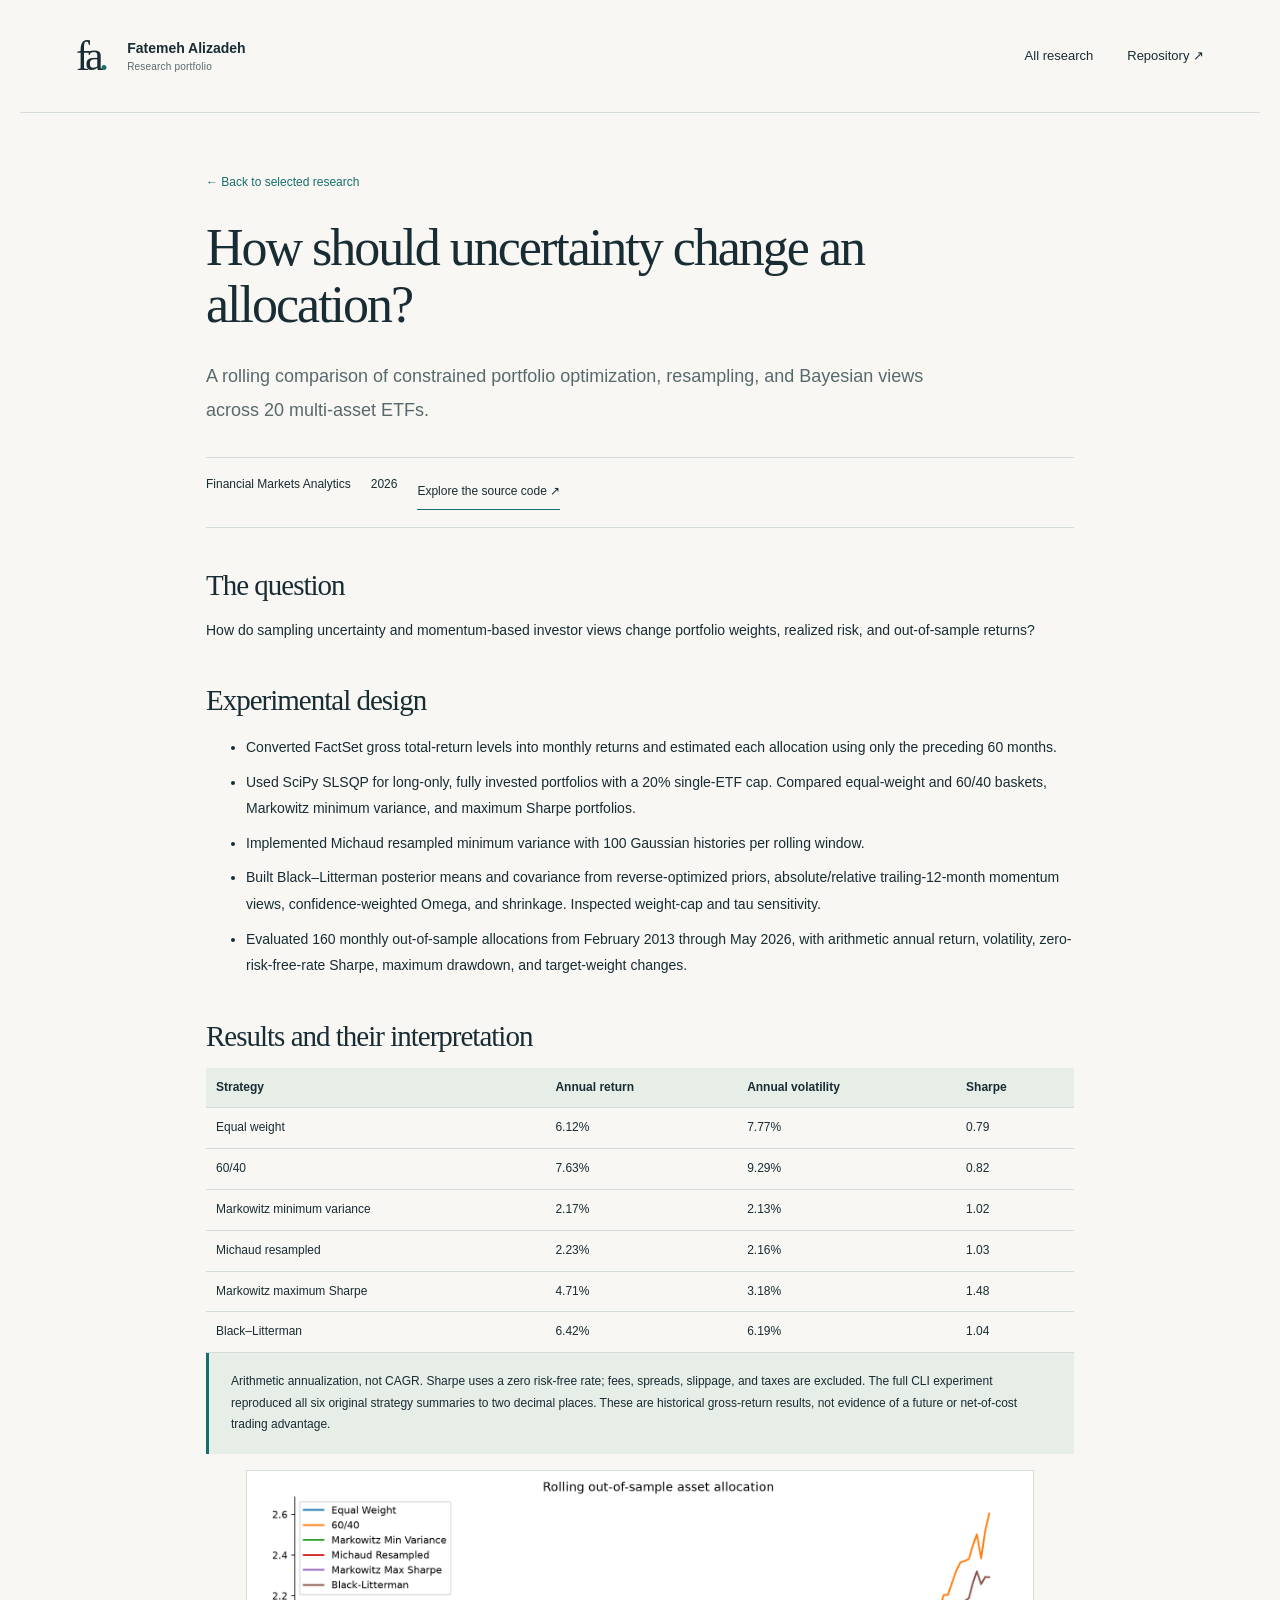
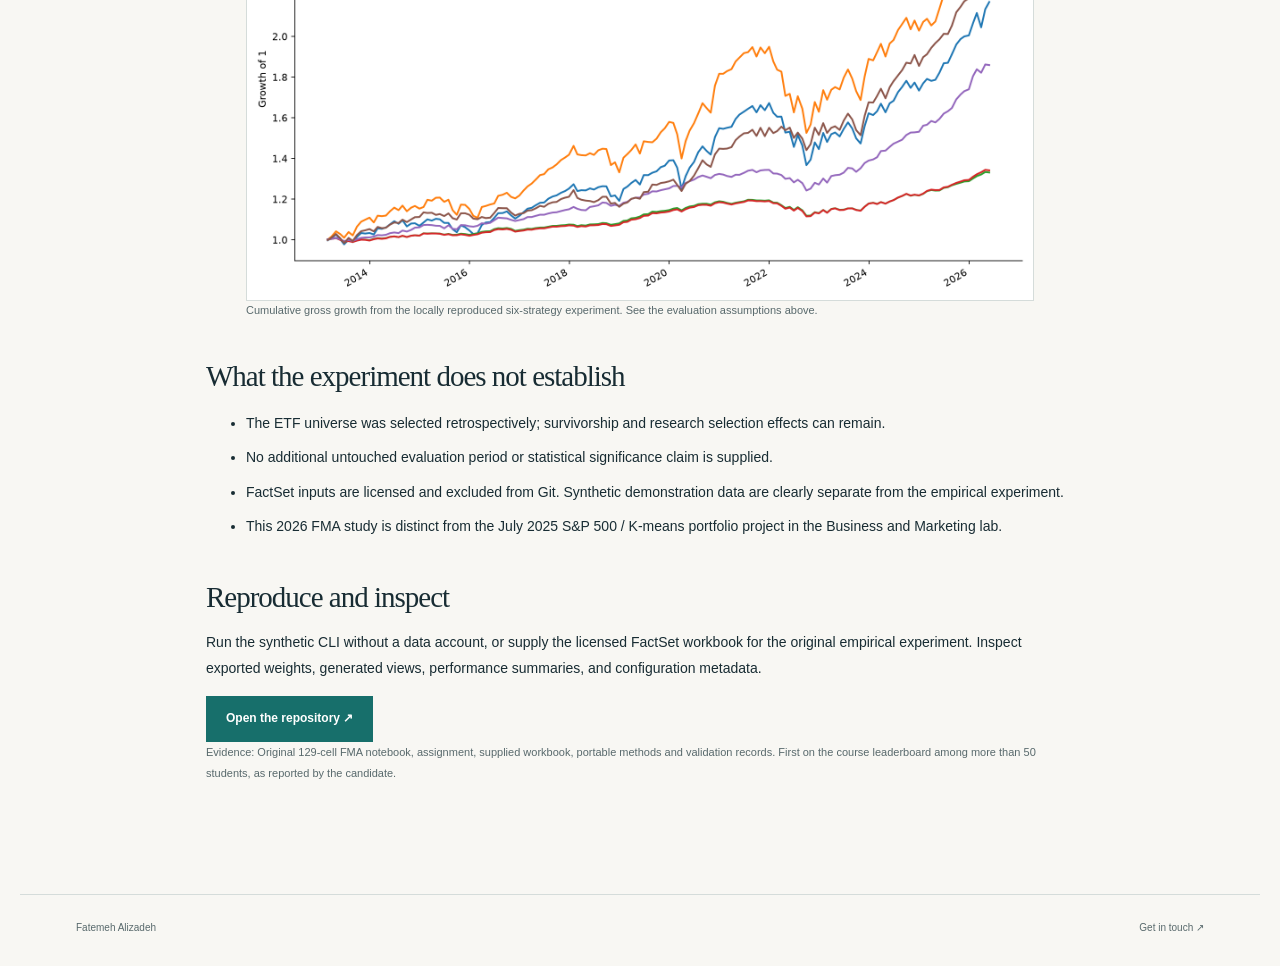
<file: research/asset-allocation.html>
<!doctype html><html lang="en"><head><meta charset="utf-8"><meta name="viewport" content="width=device-width,initial-scale=1"><title>How should uncertainty change an allocation? | Fatemeh Alizadeh</title><meta name="description" content="A rolling comparison of constrained portfolio optimization, resampling, and Bayesian views across 20 multi-asset ETFs."><link rel="canonical" href="https://fatemealizadeh78.github.io/research/asset-allocation.html"><link rel="icon" href="../assets/favicon.svg" type="image/svg+xml"><link rel="stylesheet" href="../styles.css"></head><body><a class="skip" href="#main">Skip to content</a><header class="site-header wrap"><a class="wordmark" href="../"><span class="monogram">fa<span>.</span></span><span>Fatemeh Alizadeh<small>Research portfolio</small></span></a><nav aria-label="Case study navigation"><a href="../#research">All research</a><a href="https://github.com/FatemeAlizadeh78/financial-markets-analytics">Repository ↗</a></nav></header><main id="main" class="case-main wrap"><a class="back-link" href="../#research">← Back to selected research</a><h1>How should uncertainty change an allocation?</h1><p class="standfirst">A rolling comparison of constrained portfolio optimization, resampling, and Bayesian views across 20 multi-asset ETFs.</p><div class="case-meta"><span>Financial Markets Analytics</span><span>2026</span><a class="text-link" href="https://github.com/FatemeAlizadeh78/financial-markets-analytics">Explore the source code ↗</a></div><section><h2>The question</h2><p>How do sampling uncertainty and momentum-based investor views change portfolio weights, realized risk, and out-of-sample returns?</p></section><section><h2>Experimental design</h2><ul><li>Converted FactSet gross total-return levels into monthly returns and estimated each allocation using only the preceding 60 months.</li><li>Used SciPy SLSQP for long-only, fully invested portfolios with a 20% single-ETF cap. Compared equal-weight and 60/40 baskets, Markowitz minimum variance, and maximum Sharpe portfolios.</li><li>Implemented Michaud resampled minimum variance with 100 Gaussian histories per rolling window.</li><li>Built Black–Litterman posterior means and covariance from reverse-optimized priors, absolute/relative trailing-12-month momentum views, confidence-weighted Omega, and shrinkage. Inspected weight-cap and tau sensitivity.</li><li>Evaluated 160 monthly out-of-sample allocations from February 2013 through May 2026, with arithmetic annual return, volatility, zero-risk-free-rate Sharpe, maximum drawdown, and target-weight changes.</li></ul></section><section><h2>Results and their interpretation</h2><div class="table-wrap"><table><thead><tr><th scope="col">Strategy</th><th scope="col">Annual return</th><th scope="col">Annual volatility</th><th scope="col">Sharpe</th></tr></thead><tbody><tr><td>Equal weight</td><td>6.12%</td><td>7.77%</td><td>0.79</td></tr><tr><td>60/40</td><td>7.63%</td><td>9.29%</td><td>0.82</td></tr><tr><td>Markowitz minimum variance</td><td>2.17%</td><td>2.13%</td><td>1.02</td></tr><tr><td>Michaud resampled</td><td>2.23%</td><td>2.16%</td><td>1.03</td></tr><tr><td>Markowitz maximum Sharpe</td><td>4.71%</td><td>3.18%</td><td>1.48</td></tr><tr><td>Black–Litterman</td><td>6.42%</td><td>6.19%</td><td>1.04</td></tr></tbody></table></div><p class="case-note">Arithmetic annualization, not CAGR. Sharpe uses a zero risk-free rate; fees, spreads, slippage, and taxes are excluded. The full CLI experiment reproduced all six original strategy summaries to two decimal places. These are historical gross-return results, not evidence of a future or net-of-cost trading advantage.</p><figure><img class="case-image" src="../assets/allocation-wealth.png" alt="Cumulative gross growth from the locally reproduced six-strategy experiment. See the evaluation assumptions above." loading="lazy"><figcaption class="case-caption">Cumulative gross growth from the locally reproduced six-strategy experiment. See the evaluation assumptions above.</figcaption></figure></section><section><h2>What the experiment does not establish</h2><ul><li>The ETF universe was selected retrospectively; survivorship and research selection effects can remain.</li><li>No additional untouched evaluation period or statistical significance claim is supplied.</li><li>FactSet inputs are licensed and excluded from Git. Synthetic demonstration data are clearly separate from the empirical experiment.</li><li>This 2026 FMA study is distinct from the July 2025 S&amp;P 500 / K-means portfolio project in the Business and Marketing lab.</li></ul></section><section><h2>Reproduce and inspect</h2><p>Run the synthetic CLI without a data account, or supply the licensed FactSet workbook for the original empirical experiment. Inspect exported weights, generated views, performance summaries, and configuration metadata.</p><a class="button" href="https://github.com/FatemeAlizadeh78/financial-markets-analytics">Open the repository ↗</a><p class="case-caption">Evidence: Original 129-cell FMA notebook, assignment, supplied workbook, portable methods and validation records. First on the course leaderboard among more than 50 students, as reported by the candidate.</p></section></main><footer class="site-footer wrap"><span>Fatemeh Alizadeh</span><a href="../#contact">Get in touch ↗</a></footer></body></html>
</file>
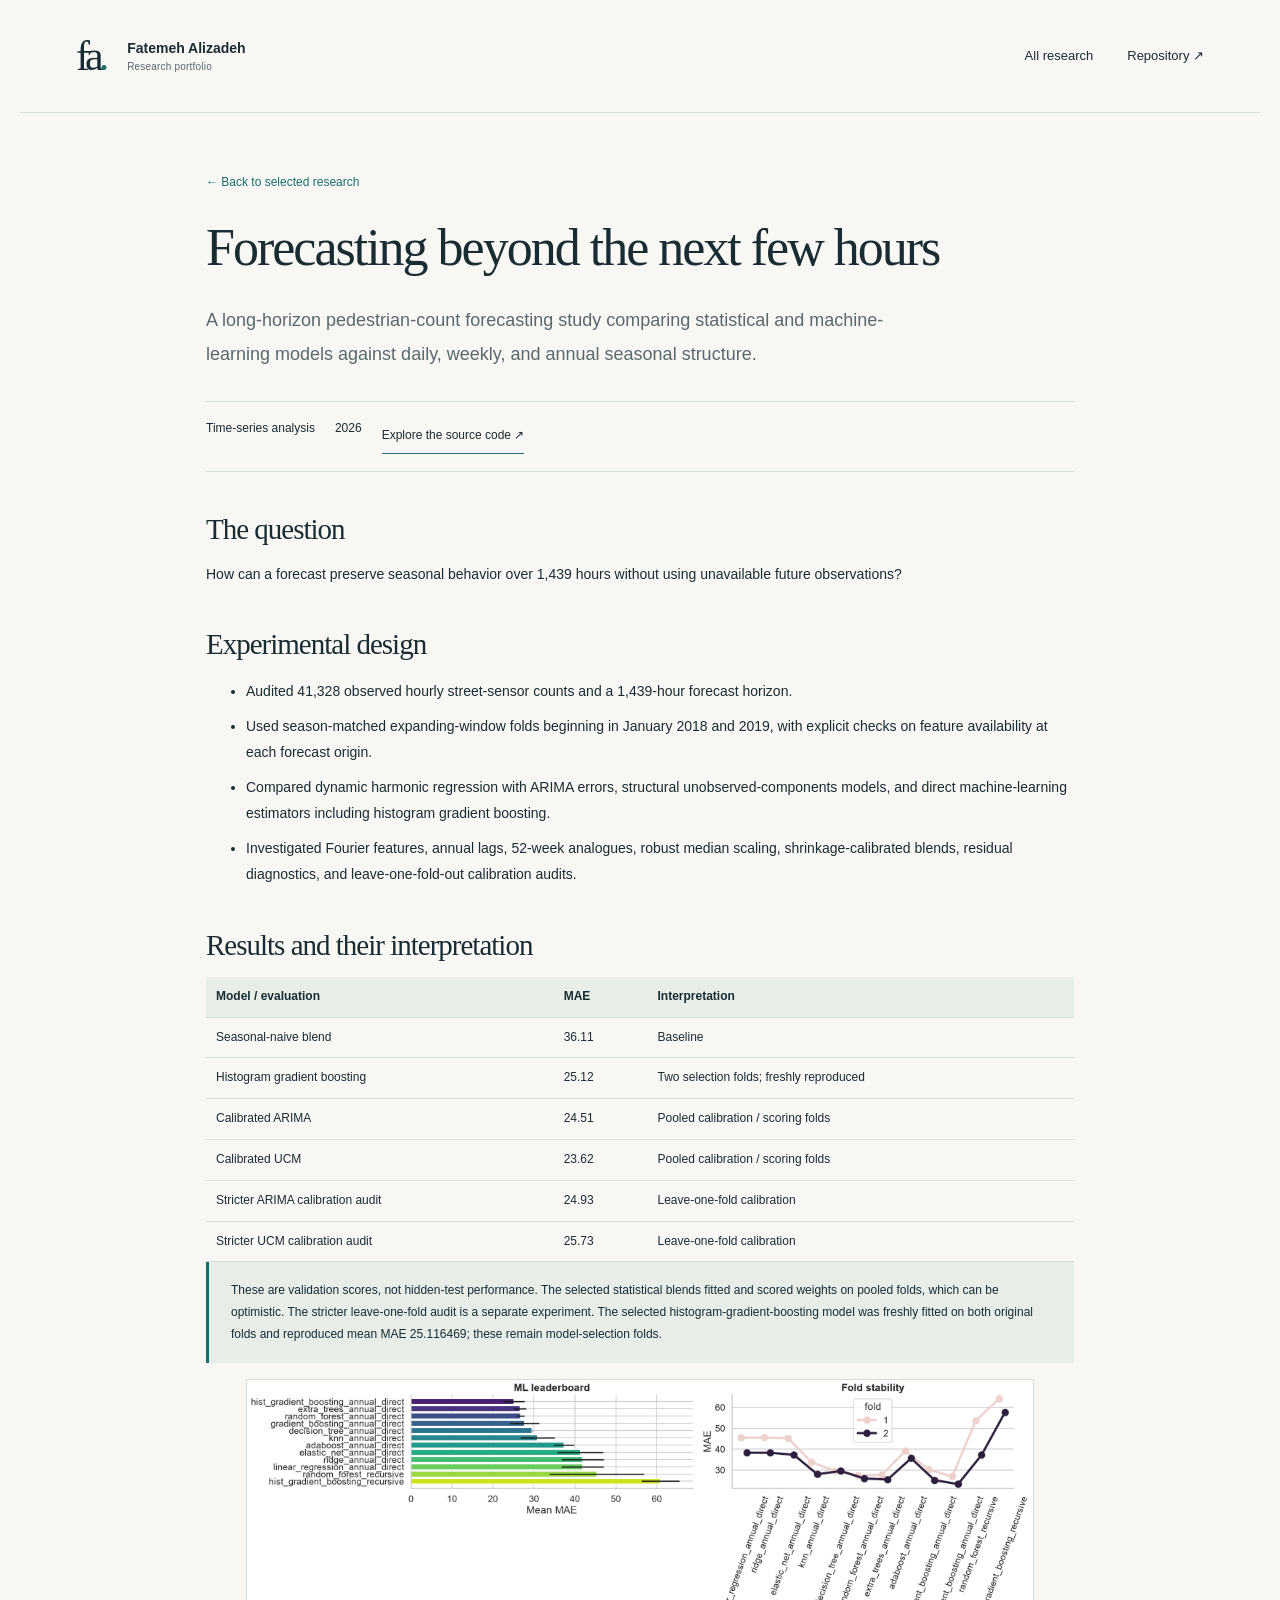
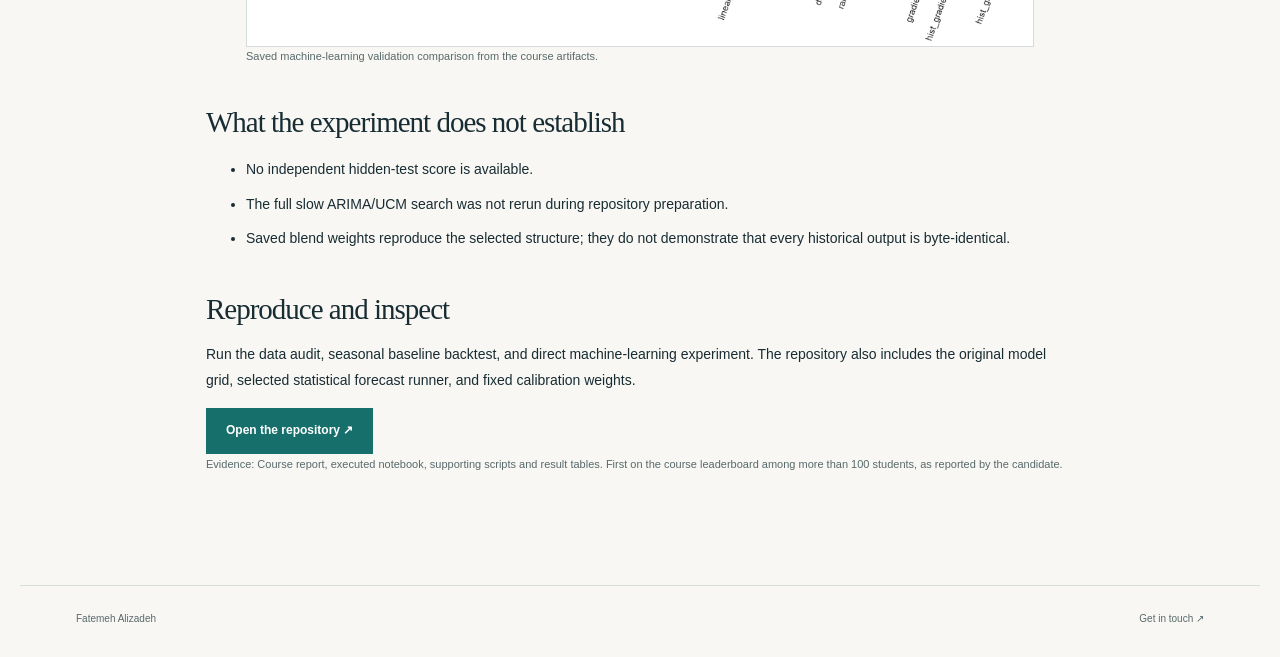
<file: research/forecasting.html>
<!doctype html><html lang="en"><head><meta charset="utf-8"><meta name="viewport" content="width=device-width,initial-scale=1"><title>Forecasting beyond the next few hours | Fatemeh Alizadeh</title><meta name="description" content="A long-horizon pedestrian-count forecasting study comparing statistical and machine-learning models against daily, weekly, and annual seasonal structure."><link rel="canonical" href="https://fatemealizadeh78.github.io/research/forecasting.html"><link rel="icon" href="../assets/favicon.svg" type="image/svg+xml"><link rel="stylesheet" href="../styles.css"></head><body><a class="skip" href="#main">Skip to content</a><header class="site-header wrap"><a class="wordmark" href="../"><span class="monogram">fa<span>.</span></span><span>Fatemeh Alizadeh<small>Research portfolio</small></span></a><nav aria-label="Case study navigation"><a href="../#research">All research</a><a href="https://github.com/FatemeAlizadeh78/time-series-forecasting">Repository ↗</a></nav></header><main id="main" class="case-main wrap"><a class="back-link" href="../#research">← Back to selected research</a><h1>Forecasting beyond the next few hours</h1><p class="standfirst">A long-horizon pedestrian-count forecasting study comparing statistical and machine-learning models against daily, weekly, and annual seasonal structure.</p><div class="case-meta"><span>Time-series analysis</span><span>2026</span><a class="text-link" href="https://github.com/FatemeAlizadeh78/time-series-forecasting">Explore the source code ↗</a></div><section><h2>The question</h2><p>How can a forecast preserve seasonal behavior over 1,439 hours without using unavailable future observations?</p></section><section><h2>Experimental design</h2><ul><li>Audited 41,328 observed hourly street-sensor counts and a 1,439-hour forecast horizon.</li><li>Used season-matched expanding-window folds beginning in January 2018 and 2019, with explicit checks on feature availability at each forecast origin.</li><li>Compared dynamic harmonic regression with ARIMA errors, structural unobserved-components models, and direct machine-learning estimators including histogram gradient boosting.</li><li>Investigated Fourier features, annual lags, 52-week analogues, robust median scaling, shrinkage-calibrated blends, residual diagnostics, and leave-one-fold-out calibration audits.</li></ul></section><section><h2>Results and their interpretation</h2><div class="table-wrap"><table><thead><tr><th scope="col">Model / evaluation</th><th scope="col">MAE</th><th scope="col">Interpretation</th></tr></thead><tbody><tr><td>Seasonal-naive blend</td><td>36.11</td><td>Baseline</td></tr><tr><td>Histogram gradient boosting</td><td>25.12</td><td>Two selection folds; freshly reproduced</td></tr><tr><td>Calibrated ARIMA</td><td>24.51</td><td>Pooled calibration / scoring folds</td></tr><tr><td>Calibrated UCM</td><td>23.62</td><td>Pooled calibration / scoring folds</td></tr><tr><td>Stricter ARIMA calibration audit</td><td>24.93</td><td>Leave-one-fold calibration</td></tr><tr><td>Stricter UCM calibration audit</td><td>25.73</td><td>Leave-one-fold calibration</td></tr></tbody></table></div><p class="case-note">These are validation scores, not hidden-test performance. The selected statistical blends fitted and scored weights on pooled folds, which can be optimistic. The stricter leave-one-fold audit is a separate experiment. The selected histogram-gradient-boosting model was freshly fitted on both original folds and reproduced mean MAE 25.116469; these remain model-selection folds.</p><figure><img class="case-image" src="../assets/forecast-benchmark.png" alt="Saved machine-learning validation comparison from the course artifacts." loading="lazy"><figcaption class="case-caption">Saved machine-learning validation comparison from the course artifacts.</figcaption></figure></section><section><h2>What the experiment does not establish</h2><ul><li>No independent hidden-test score is available.</li><li>The full slow ARIMA/UCM search was not rerun during repository preparation.</li><li>Saved blend weights reproduce the selected structure; they do not demonstrate that every historical output is byte-identical.</li></ul></section><section><h2>Reproduce and inspect</h2><p>Run the data audit, seasonal baseline backtest, and direct machine-learning experiment. The repository also includes the original model grid, selected statistical forecast runner, and fixed calibration weights.</p><a class="button" href="https://github.com/FatemeAlizadeh78/time-series-forecasting">Open the repository ↗</a><p class="case-caption">Evidence: Course report, executed notebook, supporting scripts and result tables. First on the course leaderboard among more than 100 students, as reported by the candidate.</p></section></main><footer class="site-footer wrap"><span>Fatemeh Alizadeh</span><a href="../#contact">Get in touch ↗</a></footer></body></html>
</file>
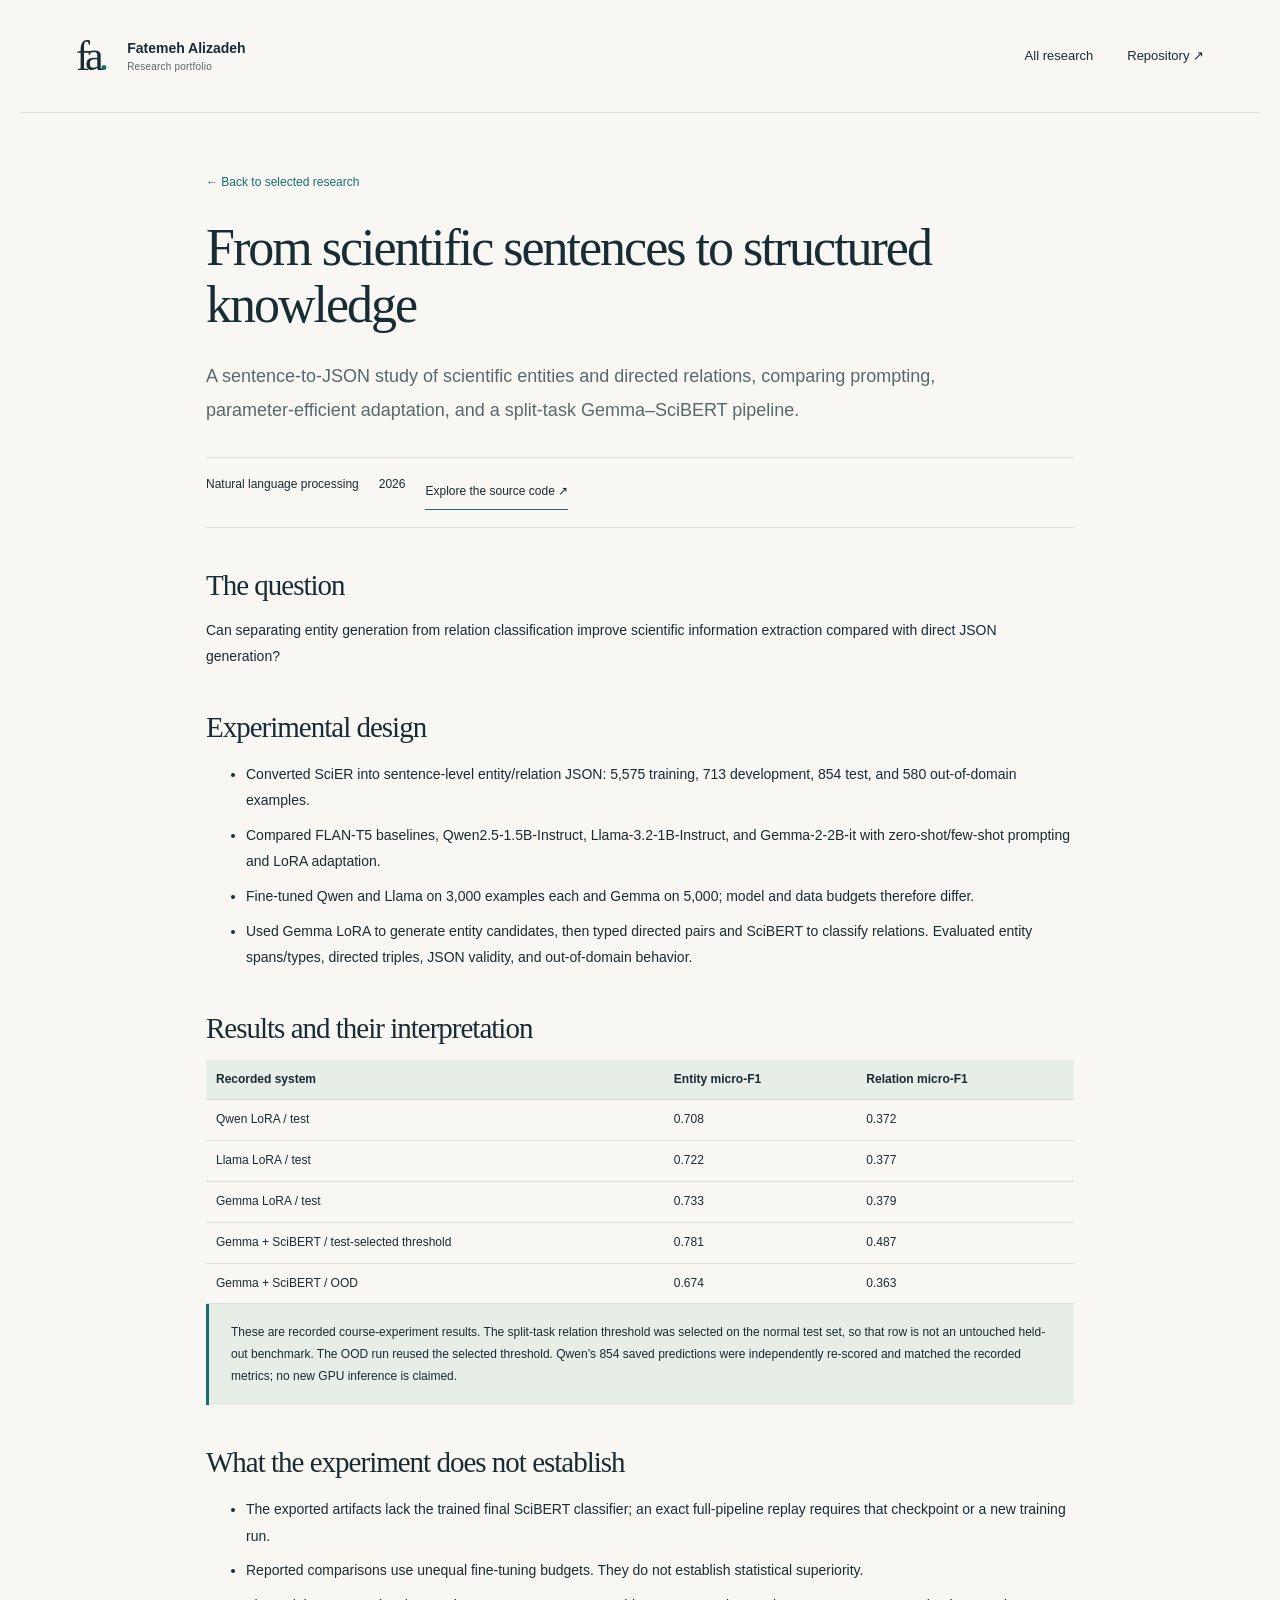
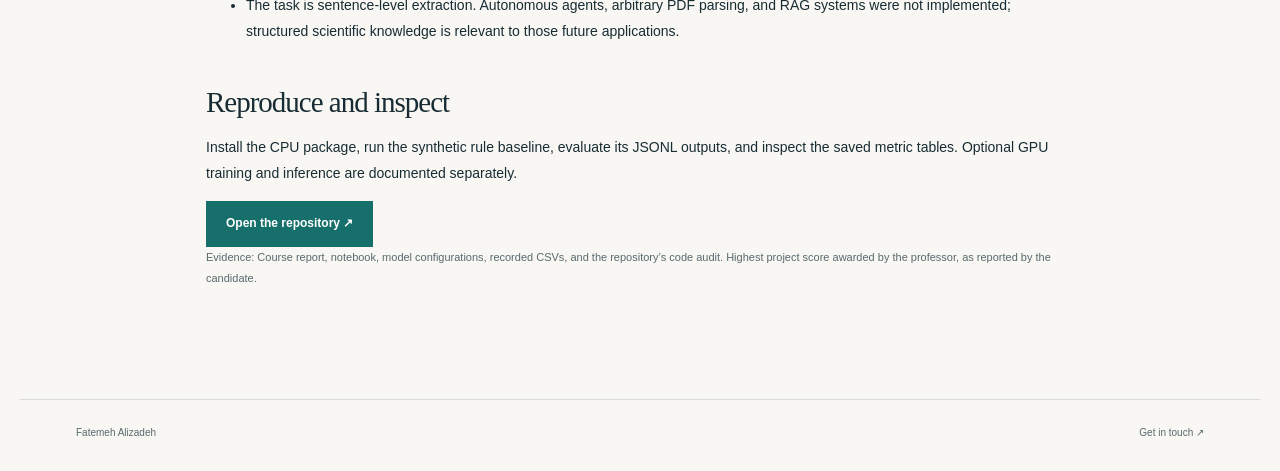
<file: research/scientific-extraction.html>
<!doctype html><html lang="en"><head><meta charset="utf-8"><meta name="viewport" content="width=device-width,initial-scale=1"><title>From scientific sentences to structured knowledge | Fatemeh Alizadeh</title><meta name="description" content="A sentence-to-JSON study of scientific entities and directed relations, comparing prompting, parameter-efficient adaptation, and a split-task Gemma–SciBERT pipeline."><link rel="canonical" href="https://fatemealizadeh78.github.io/research/scientific-extraction.html"><link rel="icon" href="../assets/favicon.svg" type="image/svg+xml"><link rel="stylesheet" href="../styles.css"></head><body><a class="skip" href="#main">Skip to content</a><header class="site-header wrap"><a class="wordmark" href="../"><span class="monogram">fa<span>.</span></span><span>Fatemeh Alizadeh<small>Research portfolio</small></span></a><nav aria-label="Case study navigation"><a href="../#research">All research</a><a href="https://github.com/FatemeAlizadeh78/structured-information-extraction">Repository ↗</a></nav></header><main id="main" class="case-main wrap"><a class="back-link" href="../#research">← Back to selected research</a><h1>From scientific sentences to structured knowledge</h1><p class="standfirst">A sentence-to-JSON study of scientific entities and directed relations, comparing prompting, parameter-efficient adaptation, and a split-task Gemma–SciBERT pipeline.</p><div class="case-meta"><span>Natural language processing</span><span>2026</span><a class="text-link" href="https://github.com/FatemeAlizadeh78/structured-information-extraction">Explore the source code ↗</a></div><section><h2>The question</h2><p>Can separating entity generation from relation classification improve scientific information extraction compared with direct JSON generation?</p></section><section><h2>Experimental design</h2><ul><li>Converted SciER into sentence-level entity/relation JSON: 5,575 training, 713 development, 854 test, and 580 out-of-domain examples.</li><li>Compared FLAN-T5 baselines, Qwen2.5-1.5B-Instruct, Llama-3.2-1B-Instruct, and Gemma-2-2B-it with zero-shot/few-shot prompting and LoRA adaptation.</li><li>Fine-tuned Qwen and Llama on 3,000 examples each and Gemma on 5,000; model and data budgets therefore differ.</li><li>Used Gemma LoRA to generate entity candidates, then typed directed pairs and SciBERT to classify relations. Evaluated entity spans/types, directed triples, JSON validity, and out-of-domain behavior.</li></ul></section><section><h2>Results and their interpretation</h2><div class="table-wrap"><table><thead><tr><th scope="col">Recorded system</th><th scope="col">Entity micro-F1</th><th scope="col">Relation micro-F1</th></tr></thead><tbody><tr><td>Qwen LoRA / test</td><td>0.708</td><td>0.372</td></tr><tr><td>Llama LoRA / test</td><td>0.722</td><td>0.377</td></tr><tr><td>Gemma LoRA / test</td><td>0.733</td><td>0.379</td></tr><tr><td>Gemma + SciBERT / test-selected threshold</td><td>0.781</td><td>0.487</td></tr><tr><td>Gemma + SciBERT / OOD</td><td>0.674</td><td>0.363</td></tr></tbody></table></div><p class="case-note">These are recorded course-experiment results. The split-task relation threshold was selected on the normal test set, so that row is not an untouched held-out benchmark. The OOD run reused the selected threshold. Qwen’s 854 saved predictions were independently re-scored and matched the recorded metrics; no new GPU inference is claimed.</p></section><section><h2>What the experiment does not establish</h2><ul><li>The exported artifacts lack the trained final SciBERT classifier; an exact full-pipeline replay requires that checkpoint or a new training run.</li><li>Reported comparisons use unequal fine-tuning budgets. They do not establish statistical superiority.</li><li>The task is sentence-level extraction. Autonomous agents, arbitrary PDF parsing, and RAG systems were not implemented; structured scientific knowledge is relevant to those future applications.</li></ul></section><section><h2>Reproduce and inspect</h2><p>Install the CPU package, run the synthetic rule baseline, evaluate its JSONL outputs, and inspect the saved metric tables. Optional GPU training and inference are documented separately.</p><a class="button" href="https://github.com/FatemeAlizadeh78/structured-information-extraction">Open the repository ↗</a><p class="case-caption">Evidence: Course report, notebook, model configurations, recorded CSVs, and the repository’s code audit. Highest project score awarded by the professor, as reported by the candidate.</p></section></main><footer class="site-footer wrap"><span>Fatemeh Alizadeh</span><a href="../#contact">Get in touch ↗</a></footer></body></html>
</file>
<file: styles.css>
:root{--paper:#f8f7f3;--ink:#182c33;--muted:#58696c;--line:#d5dcda;--teal:#176f6b;--dark:#15383e;--serif:Georgia,'Times New Roman',serif;--sans:Arial,Helvetica,sans-serif}*{box-sizing:border-box}html{scroll-padding-top:30px}body{margin:0;background:var(--paper);color:var(--ink);font:16px/1.65 var(--sans)}a{color:inherit;text-decoration:none}button{font:inherit;cursor:pointer}button,a{-webkit-tap-highlight-color:transparent}a:focus-visible,button:focus-visible,summary:focus-visible{outline:3px solid #bd7341;outline-offset:5px}a:hover{color:var(--teal)}.wrap{max-width:1240px;margin:auto;padding-left:56px;padding-right:56px}.site-header{display:flex;justify-content:space-between;align-items:center;min-height:113px;border-bottom:1px solid var(--line);gap:24px}.wordmark{display:flex;align-items:center;gap:18px;font-size:14px;font-weight:700;line-height:1.5}.wordmark small{display:block;color:var(--muted);font-weight:400;font-size:10px;letter-spacing:.2px}.monogram{font:42px/1 var(--serif);letter-spacing:-5px;padding-right:5px}.monogram>span{color:var(--teal)}nav{display:flex;gap:34px;font-size:13px}.menu-toggle{display:none}.skip{position:absolute;left:16px;top:-60px;padding:10px;background:white;z-index:5}.skip:focus{top:10px}.hero{display:grid;grid-template-columns:1.15fr 1fr;gap:65px;padding-top:83px;padding-bottom:92px;align-items:center}.eyebrow,.project-number{font-size:10px;font-weight:700;text-transform:uppercase;letter-spacing:1.5px;color:var(--teal)}.eyebrow{margin:0 0 18px}.status-dot{display:inline-block;width:6px;height:6px;background:var(--teal);border-radius:50%;margin:0 7px 1px 0}h1,h2,h3,p{margin-top:0}h1{font:normal clamp(42px,4.5vw,62px)/1.08 var(--serif);letter-spacing:-2px;margin-bottom:25px}h1 em,h2 em{font-weight:400;color:var(--teal)}.intro{color:var(--muted);font-size:15px;line-height:1.8;max-width:540px}.hero-actions,.contact-actions{display:flex;align-items:center;gap:27px;margin-top:30px}.button{display:inline-flex;align-items:center;gap:29px;padding:13px 20px;background:var(--teal);color:white;font-size:12px;font-weight:700}.button:hover{background:var(--dark);color:white}.text-link{display:inline-flex;align-items:center;gap:20px;font-size:12px;border-bottom:1px solid var(--teal);padding:7px 0}.location{font-size:11px;color:var(--muted);margin:20px 0 0}.specimen{margin:0;background:var(--dark);color:#eaf3ef;padding:26px 27px 20px;box-shadow:14px 14px 0 #e6eae3;min-width:0}.specimen-head{display:flex;justify-content:space-between;align-items:center;gap:10px;font-size:9px;letter-spacing:.7px}.tiny-label{color:#a9c5c3}.specimen-badge{color:#90d9c5;border:1px solid #42706f;padding:3px 8px}.specimen-question{font:23px/1.3 var(--serif);margin:27px 0 16px}.specimen blockquote{margin:0 0 26px;padding-left:15px;border-left:2px solid #68b7a2;font-size:15px;line-height:1.9;color:#c6dcd5}.specimen mark{color:white;background:transparent;border-bottom:1px solid #5c9188}.specimen-tabs{display:flex;border-bottom:1px solid #3d6062;margin-bottom:14px;gap:22px}.specimen-tabs button{border:0;background:none;color:#a5c6c0;font-size:11px;padding:8px 0;border-bottom:2px solid transparent}.specimen-tabs button[aria-selected=true]{color:white;border-color:#87d5bf}.specimen-panel{min-height:166px}.entity{display:flex;justify-content:space-between;align-items:center;border-bottom:1px solid #35565a;padding:9px 0;gap:15px;font-size:12px}.entity b{font-size:9px;font-weight:400;text-transform:uppercase;letter-spacing:1px;color:#9ad7c4}.relation{font-size:11px;line-height:1.7;padding:11px 0;border-bottom:1px solid #35565a}.relation b{color:#90d9c5;display:block;font-size:10px;font-weight:400}.panel-note{font-size:11px;color:#acc7c0;margin:12px 0}.specimen pre{font:9px/1.55 monospace;white-space:pre-wrap;overflow-wrap:anywhere;margin:0}.specimen figcaption{border-top:1px solid #3d6062;padding-top:13px;font-size:9px;color:#a9c5c3;line-height:1.6}.section-intro{border-top:1px solid var(--line);padding-top:34px;display:grid;grid-template-columns:1.15fr 1fr;gap:12px 65px;align-items:end}.section-intro>.eyebrow{grid-column:1/-1;margin-bottom:0}h2{font:normal 39px/1.2 var(--serif);letter-spacing:-1px;margin-bottom:22px}.section-intro>p:last-child{font-size:13px;color:var(--muted);line-height:1.8;margin-bottom:24px}.featured-project{display:grid;grid-template-columns:1.15fr 1fr;gap:65px;background:#eeefe8;padding:35px;margin:25px 0 0}.project-identity h3{font:normal 30px/1.22 var(--serif);letter-spacing:-.6px;margin:15px 0}.project-identity>p{font-size:13px;color:var(--muted);line-height:1.85}.tags{display:flex;gap:7px;flex-wrap:wrap;margin:20px 0}.tags>span{font-size:9px;line-height:1.5;padding:4px 8px;border:1px solid #c8d5ce;color:#365d56}.project-evidence{border-left:1px solid #c5d3cd;padding-left:35px}.pipeline{display:flex;flex-direction:column;align-items:center;gap:4px}.pipeline>span{padding:8px 17px;border:1px solid #bdcec6;font-size:11px;text-align:center;width:100%;background:#f8f9f5}.pipeline small{display:block;color:var(--muted);font-size:9px}.pipeline i{font-size:13px;font-style:normal;color:var(--teal)}.pipeline .pipeline-output{background:var(--dark);color:white;border-color:var(--dark)}.evidence-caption{font-size:10px;color:var(--muted);margin:15px 0 0;line-height:1.7}.project-row{display:grid;grid-template-columns:190px 1fr 48px;gap:25px;align-items:start;padding:35px 0 25px;border-bottom:1px solid var(--line)}.project-row>.project-number{padding-top:5px;font-size:9px}.project-row h3{font:normal 27px/1.3 var(--serif);letter-spacing:-.4px;margin:0 0 10px}.project-row p{font-size:13px;color:var(--muted);max-width:620px}.project-arrow{font-size:25px;border:1px solid var(--line);width:45px;height:45px;text-align:center;line-height:43px}.project-arrow:hover{background:var(--teal);color:white}.background-band{margin-top:80px;background:#e7ede7;border-top:1px solid #d6dfd5;border-bottom:1px solid #d6dfd5;padding:65px 0}.background-grid{display:grid;grid-template-columns:1fr 1fr;gap:90px}.background-copy{font-size:14px;color:var(--muted);max-width:430px;line-height:1.9}.academic-record article{padding-bottom:20px;border-bottom:1px solid #c7d4ca;margin-bottom:20px}.record-date{font-size:10px;color:var(--teal)}.academic-record h3{font-size:16px;font-weight:500;margin:8px 0 2px}.academic-record article p{font-size:12px;color:var(--muted);margin:0}.academic-highlights{display:grid;grid-template-columns:1fr 1fr;gap:16px}.academic-highlights p{margin:0}.academic-highlights strong{font-size:13px;font-weight:700;display:block}.academic-highlights span{display:block;font-size:10px;color:var(--muted);margin-top:4px}.academic-record details{margin-top:25px;border-top:1px solid #c7d4ca;padding-top:15px;font-size:12px}.academic-record summary{cursor:pointer;color:var(--teal)}.academic-record details p{margin:14px 0 0;color:var(--muted)}.contact-section{padding-top:80px;padding-bottom:80px;max-width:840px;text-align:center}.contact-section h2{font-size:45px}.contact-section>p:not(.eyebrow){font-size:14px;color:var(--muted);max-width:560px;margin:0 auto}.contact-actions{justify-content:center;font-size:12px}.site-footer{display:flex;justify-content:space-between;gap:20px;padding-top:25px;padding-bottom:30px;border-top:1px solid var(--line);font-size:10px;color:var(--muted)}.case-main{max-width:980px;padding-top:55px;padding-bottom:70px}.back-link{font-size:12px;color:var(--teal)}.case-main h1{font-size:52px;margin:26px 0}.case-main .standfirst{font-size:18px;color:var(--muted);max-width:740px}.case-meta{display:flex;gap:20px;flex-wrap:wrap;border-top:1px solid var(--line);border-bottom:1px solid var(--line);padding:17px 0;margin:30px 0;font-size:12px}.case-main section{margin:40px 0}.case-main h2{font-size:29px;margin-bottom:14px}.case-main p,.case-main li{font-size:14px;line-height:1.9}.case-main li{margin-bottom:8px}.case-main table{width:100%;border-collapse:collapse;font-size:12px;text-align:left}.case-main td,.case-main th{padding:10px;border-bottom:1px solid var(--line)}.case-main th{background:#e7ede7}.table-wrap{overflow-x:auto}.case-note{padding:18px 22px;border-left:3px solid var(--teal);background:#e7ede7;font-size:12px!important;line-height:1.8!important}.case-image{width:100%;height:auto;border:1px solid var(--line);display:block}.case-caption{font-size:11px!important;color:var(--muted)}[hidden]{display:none!important}
@media(max-width:1000px){.wrap{padding-left:30px;padding-right:30px}.hero{gap:35px}.featured-project{gap:35px}.section-intro{gap:30px}.background-grid{gap:45px}.project-row{grid-template-columns:150px 1fr 45px}.specimen{padding:22px}}
@media(max-width:720px){.wrap{padding-left:22px;padding-right:22px}.site-header{min-height:92px;position:relative}.wordmark{font-size:12px;gap:12px}.wordmark small{font-size:9px}.monogram{font-size:35px}.menu-toggle{display:block;border:1px solid var(--line);background:transparent;padding:6px 11px;font-size:12px}nav{display:none;position:absolute;top:91px;left:0;right:0;background:var(--paper);padding:15px 22px;border-bottom:1px solid var(--line);z-index:2}nav.open{display:flex;gap:28px}.hero{grid-template-columns:1fr;padding-top:42px;padding-bottom:58px;gap:35px}h1{font-size:44px;letter-spacing:-1.5px}.hero .eyebrow{font-size:8px}.intro{font-size:14px}.hero-actions{gap:25px}.specimen{box-shadow:7px 7px 0 #e6eae3}.specimen-panel{min-height:165px}.section-intro{grid-template-columns:1fr;gap:0;padding-top:25px}h2{font-size:33px}.section-intro>p:last-child{margin:0 0 5px}.featured-project{grid-template-columns:1fr;gap:25px;padding:25px 20px}.project-evidence{padding-left:0;border-left:0;border-top:1px solid #c5d3cd;padding-top:25px}.project-identity h3{font-size:28px}.project-row{grid-template-columns:1fr 42px;gap:12px;padding-top:27px}.project-row>.project-number{grid-column:1/-1}.project-row h3{font-size:27px}.project-arrow{width:40px;height:40px;line-height:38px}.background-band{margin-top:50px;padding:40px 0}.background-grid{grid-template-columns:1fr;gap:20px}.background-copy{max-width:none}.academic-highlights{gap:16px 8px}.contact-section{padding-top:50px;padding-bottom:50px}.contact-section h2{font-size:37px}.contact-actions{gap:20px;flex-wrap:wrap}.site-footer{flex-wrap:wrap;font-size:9px;gap:12px}.site-footer>span:nth-child(2){display:none}.case-main{padding-top:35px}.case-main h1{font-size:38px}.case-main .standfirst{font-size:16px}.case-meta{gap:12px}.case-main table{font-size:10px}.case-main td,.case-main th{padding:8px}.case-note{padding:14px 17px}}
</file>
<file: proposals/common.css>
:root{--ease-out:cubic-bezier(.23,1,.32,1);--ease-in-out:cubic-bezier(.77,0,.175,1);--ink:#182333;--muted:#657080;--paper:#fff;--accent:#355cf3;--line:#dce2ed;--soft:#f0f3fc;--serif:Georgia,'Times New Roman',serif;--sans:Arial,Helvetica,sans-serif}*{box-sizing:border-box}body{margin:0;font:16px/1.7 var(--sans);color:var(--ink);background:var(--paper)}html{scroll-padding-top:32px}h1,h2,h3,h4,p,figure{margin-top:0}a{color:inherit;text-decoration:none}button{font:inherit;cursor:pointer}a:focus-visible,button:focus-visible,summary:focus-visible{outline:3px solid var(--accent);outline-offset:5px}.skip{position:absolute;top:-70px;left:20px;padding:10px;background:var(--paper);z-index:8}.skip:focus{top:10px}.shell{max-width:1280px;margin:auto;padding:0 52px}.site-nav{display:flex;justify-content:space-between;align-items:center;gap:24px;padding-top:28px;padding-bottom:28px}.brand{font-size:14px;font-weight:700;display:flex;align-items:center;gap:12px}.brand img{width:36px;height:36px;border-radius:50%;object-fit:cover}.nav-links{display:flex;gap:27px;align-items:center;font-size:12px}.motion-toggle{font-size:10px;white-space:nowrap;background:transparent;color:inherit;border:1px solid var(--line);padding:8px 12px;border-radius:30px}.eyebrow{font-size:10px;text-transform:uppercase;letter-spacing:1.8px;font-weight:700;color:var(--accent);margin-bottom:20px}.hero{padding-top:65px;padding-bottom:75px}.hero h1{font-size:clamp(48px,5.5vw,80px);line-height:1.04;letter-spacing:-3.5px;font-weight:500;margin-bottom:28px}.hero h1 em{font-family:var(--serif);font-weight:400}.intro{font-size:16px;color:var(--muted);line-height:1.85;max-width:580px}.actions{display:flex;align-items:center;gap:23px;flex-wrap:wrap;margin-top:28px}.pill{display:inline-flex;align-items:center;justify-content:center;gap:25px;padding:13px 22px;background:var(--accent);color:white;border:0;border-radius:50px;font-size:12px;font-weight:700;transition:transform 160ms var(--ease-out)}.pill.secondary{color:var(--ink);background:var(--soft)}.pill:active{transform:scale(.97)}.plain-link{font-size:12px;border-bottom:1px solid currentColor;padding-bottom:5px}.section-head{display:flex;align-items:end;justify-content:space-between;gap:45px;margin-bottom:35px}.section-head h2{font-size:48px;line-height:1.12;letter-spacing:-1.8px;font-weight:500;margin-bottom:0}.section-head>p{font-size:13px;line-height:1.85;color:var(--muted);max-width:350px;margin:0}.work-section{padding-top:45px;padding-bottom:65px}.project-number{font-size:10px;text-transform:uppercase;letter-spacing:1.5px;color:var(--accent);font-weight:700}.project h3{font-size:31px;line-height:1.17;letter-spacing:-.8px;font-weight:500;margin:15px 0}.project p{font-size:14px;line-height:1.85;color:var(--muted)}.tags{display:flex;gap:7px;flex-wrap:wrap;margin:20px 0}.tags span{font-size:9px;padding:5px 10px;border:1px solid var(--line);border-radius:40px}.project-links{display:flex;gap:23px;margin-top:24px;font-size:12px}.project-links a{border-bottom:1px solid currentColor;padding-bottom:3px}.figure{border-radius:25px;background:var(--soft);overflow:hidden;margin:0}.figure img{width:100%;height:auto;display:block}.figure figcaption{font-size:9px;line-height:1.6;color:var(--muted);padding:12px 18px}.figure .art{width:100%;display:block}.figure .experiment-image{padding:14px;background:#fff}.method-note{font-size:11px!important;padding-left:12px;border-left:2px solid var(--accent);line-height:1.75!important}.flow{border:1px solid var(--line);padding:22px;border-radius:24px;min-width:0}.flow-top{display:flex;align-items:center;justify-content:space-between;gap:12px;margin-bottom:20px}.flow-top>span{font-size:11px;font-weight:700}.flow button[data-play]{font-size:10px;background:var(--soft);color:var(--ink);border:0;border-radius:30px;padding:8px 13px;transition:transform 160ms var(--ease-out)}.flow button[data-play]:active{transform:scale(.97)}.flow-steps{display:grid;grid-template-columns:repeat(4,1fr);gap:8px}.flow-steps button{color:var(--muted);background:transparent;border:1px solid var(--line);border-radius:16px;padding:14px 6px;text-align:left;font-size:10px;line-height:1.6}.flow-steps button small{display:block;font-size:8px;opacity:.7;margin-bottom:8px}.flow-steps button.is-active{background:var(--accent);color:white;border-color:var(--accent)}.flow-status{font-size:12px!important;line-height:1.7!important;min-height:44px;margin:18px 0 10px!important}.flow-caption{font-size:9px!important;color:var(--muted);margin:0!important}.flow-track{width:291px;max-width:100%;height:2px;background:var(--line);margin:19px 0 0;position:relative}.flow-packet{width:7px;height:7px;border-radius:50%;background:var(--accent);position:absolute;top:-3px;left:0;transition:transform 250ms var(--ease-in-out)}.about{padding-top:65px;padding-bottom:65px}.about h2{font-size:46px;line-height:1.16;font-weight:500;letter-spacing:-1.5px}.about p{color:var(--muted);font-size:14px;line-height:1.9}.education{display:grid;gap:20px;margin-top:25px}.education article{border-top:1px solid var(--line);padding-top:17px}.education h3{font-size:16px;margin:6px 0;font-weight:500}.education span{font-size:10px;color:var(--accent)}.education p{font-size:12px;margin:0}.honors{display:grid;grid-template-columns:repeat(3,1fr);gap:14px;margin:35px 0 0}.honors article{padding:22px;border:1px solid var(--line);border-radius:25px}.honors strong{font-size:21px;display:block;line-height:1.4}.honors p{font-size:10px;line-height:1.65;margin:7px 0 0}.contact{padding-top:45px;padding-bottom:70px}.contact-inner{padding:55px;border-radius:40px;background:var(--soft)}.contact h2{font-size:47px;line-height:1.15;letter-spacing:-1.5px;font-weight:500;margin-bottom:18px}.contact p{font-size:14px;max-width:590px;color:var(--muted)}footer{display:flex;justify-content:space-between;align-items:center;gap:24px;padding-top:25px!important;padding-bottom:30px!important;font-size:10px;color:var(--muted);border-top:1px solid var(--line)}.filter{display:flex;gap:8px;flex-wrap:wrap;margin:25px 0}.filter button{border:1px solid var(--line);border-radius:40px;background:transparent;color:var(--muted);padding:8px 16px;font-size:11px}.filter button[aria-pressed=true]{background:var(--accent);border-color:var(--accent);color:white}.filter-status{font-size:11px;color:var(--muted)}.portrait{object-fit:cover}.decorative{pointer-events:none}.sr-only{position:absolute;width:1px;height:1px;padding:0;margin:-1px;overflow:hidden;clip:rect(0,0,0,0);white-space:nowrap;border:0}[hidden]{display:none!important}
@media(hover:hover) and (pointer:fine){.lift{transition:transform 200ms var(--ease-out)}.lift:hover{transform:translateY(-4px)}.pill:hover{transform:translateY(-2px)}.nav-links a:hover,.project-links a:hover{color:var(--accent)}}
@media(prefers-reduced-motion:reduce){.decorative{animation:none!important}.flow-packet{transition:none!important}.lift,.pill,button{transition:opacity 120ms var(--ease-out)!important}.lift:hover,.pill:hover,.pill:active{transform:none!important}}
html[data-motion=paused] .decorative{animation-play-state:paused!important}
html[data-motion=paused] .flow-packet{transition:none!important}
html[data-motion=paused] .pill:hover,html[data-motion=paused] .lift:hover{transform:none!important}
@media(max-width:1000px){.shell{padding-left:30px;padding-right:30px}.hero h1{font-size:61px}.section-head h2{font-size:40px}.nav-links{gap:17px}}
@media(max-width:700px){.shell{padding-left:21px;padding-right:21px}.site-nav{gap:15px;padding-top:20px;padding-bottom:20px;flex-wrap:wrap}.brand{font-size:12px}.brand img{width:31px;height:31px}.nav-links{gap:17px;font-size:11px;width:100%;justify-content:space-between}.motion-toggle{padding:7px 9px;font-size:9px}.hero{padding-top:35px;padding-bottom:45px}.hero h1{font-size:49px;letter-spacing:-2px}.eyebrow{font-size:8px}.intro{font-size:14px}.section-head{display:block;margin-bottom:25px}.section-head h2{font-size:36px}.section-head>p{margin-top:20px;max-width:none}.work-section{padding-top:25px;padding-bottom:40px}.project h3{font-size:29px}.project p{font-size:13px}.flow{padding:17px}.flow-top{align-items:start}.flow-steps{gap:5px}.flow-steps button{font-size:8px;border-radius:12px;padding:10px 5px}.flow-steps button small{font-size:7px}.flow-status{min-height:62px}.flow-track{width:calc(100% - 7px)}.about{padding-top:40px;padding-bottom:40px}.about h2{font-size:36px}.honors{grid-template-columns:1fr;gap:10px}.honors article{padding:16px 20px;display:grid;grid-template-columns:110px 1fr;align-items:center;gap:12px}.honors strong{font-size:19px}.honors p{margin:0}.contact{padding-top:25px;padding-bottom:45px}.contact-inner{padding:30px 25px;border-radius:30px}.contact h2{font-size:35px}.actions{gap:18px}footer{flex-wrap:wrap;font-size:9px}.tags span{font-size:8px}.project-links{gap:20px}.flow-packet{display:none}}
</file>
<file: proposals/atlas/style.css>
:root{--ink:#142342;--muted:#64718a;--paper:#f4f7ff;--accent:#365cda;--line:#d4ddf3;--soft:#e8eeff}.site-nav{border-bottom:1px solid var(--line);padding-bottom:23px}.brand{letter-spacing:-.3px}.nav-links{gap:10px}.nav-links a{padding:8px 15px;border:1px solid var(--line);border-radius:30px;background:#fff}.atlas-hero{display:grid;grid-template-columns:1.25fr 1fr;gap:60px;align-items:center;padding-top:55px;padding-bottom:70px}.hero h1{font-size:clamp(56px,5.9vw,83px);font-weight:700;letter-spacing:-4px}.hero h1 em{font-family:var(--sans);font-style:normal;font-weight:400;color:var(--accent)}.atlas-portrait{height:420px;position:relative;background:#dae4ff;border-radius:210px 210px 38px 38px;display:flex;align-items:end;justify-content:center;overflow:hidden}.atlas-portrait .portrait{width:83%;height:89%;object-fit:cover;border-radius:170px 170px 0 0;z-index:1}.atlas-orb{position:absolute;width:290px;height:290px;border:1px solid #fff;border-radius:50%;top:30px;left:-100px;animation:atlas-drift 9s var(--ease-in-out) infinite alternate}.atlas-orb.second{left:auto;right:-110px;top:110px;width:210px;height:210px;animation-delay:-4s}.atlas-photo-label{position:absolute;bottom:20px;left:20px;z-index:2;padding:10px 17px;border-radius:30px;background:#fff;font-size:10px;color:var(--accent)}.atlas-hero-meta{border-top:1px solid var(--line);padding:17px 0;margin-top:32px;display:grid;grid-template-columns:1fr 1fr;font-size:10px;color:var(--muted)}.atlas-hero-meta strong{color:var(--ink);display:block;font-size:12px;font-weight:500}.atlas-header{display:grid;grid-template-columns:1fr auto;gap:25px;align-items:end}.atlas-header h2{font-size:47px;letter-spacing:-2px;font-weight:500;line-height:1.1;margin-bottom:15px}.atlas-header>p{font-size:12px;color:var(--muted);max-width:280px}.atlas-list{display:grid;gap:25px;margin-top:30px}.atlas-project{border:1px solid var(--line);border-radius:35px;background:white;padding:32px;display:grid;grid-template-columns:48px 1.05fr 1fr;gap:25px;align-items:center}.atlas-index{font-size:16px;align-self:start;color:var(--accent);font-family:var(--serif)}.atlas-project h3{font-weight:700;font-size:29px;letter-spacing:-1px}.atlas-project .figure{border-radius:26px;border:1px solid var(--line);background:var(--soft)}.atlas-project .figure img{height:225px;object-fit:contain}.atlas-project .figure .art{height:auto}.atlas-method{margin-top:40px;border-radius:40px;background:#203d99;padding:40px;display:grid;grid-template-columns:.8fr 1.2fr;gap:50px;color:white}.atlas-method h2{font-size:35px;line-height:1.18;font-weight:500;letter-spacing:-1px}.atlas-method>div>p{font-size:13px;line-height:1.85;color:#d2ddff}.atlas-method .eyebrow{color:#c0ceff}.atlas-method .flow{--ink:#fff;--muted:#c6d3ff;--line:#6984cb;--soft:#3554a8;--accent:#f0f4ff;border-color:#627cc4}.atlas-method .flow-steps button.is-active{color:#21429f}.atlas-method .flow-top button{color:white}.atlas-method .flow-caption{color:#c6d3ff}.atlas-about{display:grid;grid-template-columns:1fr 1fr;gap:70px}.atlas-about .education{margin-top:0}.atlas-about h2{font-size:43px}.honors article{background:white;border-radius:60px;padding:28px}.honors strong{font-size:25px;color:var(--accent)}.contact-inner{background:#dae5ff;border-radius:45px;display:grid;grid-template-columns:1fr .85fr;gap:50px;align-items:center}.contact-inner h2{font-size:43px}.contact-inner .actions{align-items:start;justify-content:center;flex-direction:column;margin-top:0}.contact-inner p{margin-bottom:0}.contact-inner .pill{min-width:200px}@keyframes atlas-drift{from{transform:translate(0,0) scale(1)}to{transform:translate(27px,-18px) scale(1.05)}}
@media(max-width:1000px){.atlas-hero{gap:30px}.hero h1{font-size:65px}.atlas-portrait{height:365px}.atlas-project{grid-template-columns:30px 1fr 1fr;padding:27px;gap:20px}.atlas-method{padding:30px;gap:30px}.atlas-project h3{font-size:26px}.atlas-about{gap:40px}.contact-inner{padding:40px;gap:30px}}
@media(max-width:700px){.nav-links a{padding:6px 9px;font-size:10px}.atlas-hero{grid-template-columns:1fr;gap:25px;padding-top:35px;padding-bottom:40px}.hero h1{font-size:54px;letter-spacing:-2.5px}.atlas-portrait{height:350px;max-width:340px;width:100%;margin:auto}.atlas-hero-meta{margin-top:25px}.atlas-header{grid-template-columns:1fr;gap:0}.atlas-header h2{font-size:38px}.atlas-header>p{max-width:none}.atlas-project{grid-template-columns:1fr;padding:25px;gap:8px;border-radius:29px}.atlas-project .figure{margin-top:20px}.atlas-project h3{font-size:30px}.atlas-project .figure img{height:auto}.atlas-method{grid-template-columns:1fr;padding:26px;gap:15px;border-radius:30px}.atlas-method h2{font-size:32px}.atlas-about{grid-template-columns:1fr;gap:25px}.atlas-about h2{font-size:37px}.honors article{border-radius:28px;padding:20px}.contact-inner{grid-template-columns:1fr;padding:30px 25px;border-radius:30px;gap:25px}.contact-inner h2{font-size:36px}.contact-inner .actions{align-items:start}.filter{gap:7px}.filter button{padding:7px 12px;font-size:10px}}
</file>
<file: proposals/orbit/style.css>
:root{--ink:#eef2ff;--muted:#a6aec7;--paper:#0c1021;--accent:#b8f28a;--line:#30364e;--soft:#191f36}body{background-image:radial-gradient(ellipse at 80% 5%,#28386166,transparent 32%)}.site-nav{margin-top:20px;padding:14px 22px;border:1px solid var(--line);border-radius:60px;background:#12172a;max-width:1176px}.brand img{border:1px solid #4e6377}.hero{display:grid;grid-template-columns:1.17fr 1fr;align-items:center;gap:50px;min-height:660px}.hero h1 em{color:var(--accent)}.hero .pill{color:#132214}.hero .pill.secondary{color:var(--ink)}.hero-art{height:450px;position:relative;display:grid;place-items:center}.portrait-ring{padding:13px;border:1px solid #7088a14a;border-radius:50%;position:relative;background:radial-gradient(ellipse,#39466755,transparent);box-shadow:0 0 80px #4c6ed328}.portrait-ring img{width:248px;height:248px;display:block;border-radius:50%;filter:saturate(.75)}.orbit-line{position:absolute;width:410px;height:320px;inset:auto;border:1px solid #5f74954f;border-radius:50%;transform:rotate(-22deg)}.orbit-line.second{width:330px;height:420px;transform:rotate(25deg)}.orb{position:absolute;width:18px;height:18px;border-radius:50%;background:var(--accent);box-shadow:0 0 35px #b8f28a44;left:25px;top:100px;animation:orb-drift 8s var(--ease-in-out) infinite alternate}.orb.second{width:10px;height:10px;background:#9ca7ff;left:auto;right:35px;top:auto;bottom:85px;animation-delay:-3s}.floating-label{position:absolute;font-size:10px;border:1px solid #3d4560;background:#181e33;padding:10px 17px;border-radius:40px;z-index:1}.floating-label.a{top:62px;right:20px}.floating-label.b{bottom:68px;left:8px}.floating-label.c{bottom:14px;right:45px;color:var(--accent)}.hero-art .small-cross{position:absolute;color:#7884a1;top:34px;left:65px;font-size:25px}.research-title{font-family:var(--serif);font-style:italic;color:var(--accent)}.nlp-feature{display:grid;grid-template-columns:1fr 1fr;gap:35px;background:var(--soft);border:1px solid var(--line);border-radius:36px;padding:35px;margin-bottom:28px}.nlp-feature .flow{grid-column:1/-1;background:#101629}.nlp-feature .figure{background:#11172a}.project-grid{display:grid;grid-template-columns:1fr 1fr;gap:26px}.project-grid .project{padding:28px;border:1px solid var(--line);border-radius:32px;background:#12182b}.project-grid .project h3{font-size:29px}.project-grid .figure{margin-bottom:25px}.project-grid .figure img{height:235px;object-fit:contain}.figure figcaption{color:#abb7c5;background:#161d32}.flow-steps button.is-active{color:#132214}.flow-top button{background:#293344}.flow-track{background:#3f4c64}.orbit-about{display:grid;grid-template-columns:1fr 1fr;gap:75px;padding:45px;border:1px solid var(--line);border-radius:40px;background:linear-gradient(125deg,#15233b,#15192d)}.orbit-about h2 em{font-family:var(--serif);color:var(--accent)}.honors{margin-top:28px}.honors article{background:#141b2e}.honors strong{color:var(--accent)}.contact-inner{text-align:center;background:#b8f28a;color:#142819;border-radius:50px}.contact-inner p{color:#35553a;margin-left:auto;margin-right:auto}.contact-inner .actions{justify-content:center}.contact-inner h2 em{font-family:var(--serif)}.contact-inner .pill{background:#162a1c;color:#e7f9d9}.contact-inner .plain-link{color:#1b3624}@keyframes orb-drift{from{transform:translate(0,0)}to{transform:translate(40px,-24px)}}
@media(max-width:1000px){.site-nav{margin-left:30px;margin-right:30px}.hero{gap:20px}.portrait-ring img{width:205px;height:205px}.orbit-line{width:330px;height:275px}.orbit-line.second{width:270px;height:350px}.floating-label.a{right:0}.nlp-feature{gap:25px;padding:27px}.orbit-about{gap:35px;padding:35px}}
@media(max-width:700px){.site-nav{margin:15px 20px 0;padding:14px 18px;border-radius:27px}.hero{grid-template-columns:1fr;gap:10px;min-height:0}.hero-art{height:340px;max-width:380px;width:100%;margin:15px auto 0}.portrait-ring img{width:200px;height:200px}.orbit-line{width:315px;height:245px}.orbit-line.second{width:250px;height:320px}.floating-label.a{top:33px;right:0}.floating-label.b{bottom:45px;left:0}.floating-label.c{bottom:5px;right:20px}.hero-art .small-cross{top:10px;left:40px}.orb{left:12px;top:82px}.nlp-feature{grid-template-columns:1fr;border-radius:29px;padding:23px;gap:20px}.nlp-feature .flow{grid-column:auto}.project-grid{grid-template-columns:1fr;gap:22px}.project-grid .project{padding:24px}.project-grid .figure img{height:auto}.orbit-about{grid-template-columns:1fr;border-radius:30px;padding:26px;gap:10px}.honors article{background:#141b2e}.contact-inner{border-radius:34px}}

/* A gray, cursor-responsive network behind the entire page. */
.hero h1{font-size:clamp(2.8rem,4.9vw,4.6rem);line-height:1.08;letter-spacing:-.045em}
.hero-art{isolation:isolate;touch-action:pan-y}
body.orbit{isolation:isolate}
body.orbit > header,body.orbit > main,body.orbit > footer{position:relative;z-index:1}
.network{opacity:.4;position:fixed;inset:0;width:100%;height:100%;z-index:0;pointer-events:none}
.portrait-ring{pointer-events:none;background:#121a30;box-shadow:0 0 65px #293c6055}
@media(max-width:700px){.hero h1{font-size:clamp(2.65rem,10vw,3.8rem)}}
</file>
<file: proposals/studio/style.css>
:root{--ink:#352c39;--muted:#746875;--paper:#fcf8f2;--accent:#8d4ccd;--line:#e1d6df;--soft:#f0e5f7}.site-nav{padding-top:30px;padding-bottom:18px}.brand{font-family:var(--serif);font-size:21px;font-weight:400}.brand img{display:none}.nav-links>a{border-radius:30px;background:white;padding:8px 15px;border:1px solid #e9e0e7}.hero{text-align:center;max-width:1150px;position:relative;padding-top:65px;padding-bottom:90px}.hero h1{font-size:clamp(55px,6.6vw,91px);font-weight:500;letter-spacing:-4px;line-height:1.05}.hero h1 em{color:#ba623e}.hero .intro{margin-left:auto;margin-right:auto;max-width:580px}.hero .actions{justify-content:center}.hero-photo{position:absolute;width:146px;height:180px;left:22px;top:125px;border-radius:85px 85px 35px 35px;object-fit:cover;transform:rotate(-9deg);box-shadow:0 12px 0 #eedcd0}.hero-flower{position:absolute;width:140px;height:140px;right:25px;top:220px;animation:flower-turn 20s linear infinite}.hero-stamp{position:absolute;right:25px;top:100px;font-size:10px;letter-spacing:1px;transform:rotate(9deg);border:1px solid #c9b6c1;padding:15px 18px;border-radius:50%}.hero .eyebrow{color:#a15c40}.studio-note{text-align:center;font-size:12px;color:var(--muted);margin:30px 0 0}.section-head h2{font-family:var(--serif);font-size:52px;letter-spacing:-1.7px}.section-head h2 em{color:var(--accent)}.studio-project{border-radius:50px;padding:45px;margin-bottom:30px;display:grid;grid-template-columns:1fr 1fr;gap:32px 45px;background:#f0e5f7}.studio-project:nth-of-type(2){background:#e8f0df}.studio-project:nth-of-type(3){background:#f9e4d7}.studio-project .figure{border:1px solid #dbcde0;background:#fff;border-radius:29px;box-shadow:8px 9px 0 #d7c3e54f;align-self:center}.studio-project .figure img{height:245px;object-fit:contain}.studio-project .figure .art{height:auto}.studio-project h3{font-family:var(--serif);font-size:35px}.studio-project .flow{grid-column:1/-1;background:#ffffff80;border-color:#d6bfdf}.studio-project:nth-of-type(2) .project-copy{order:2}.studio-project:nth-of-type(2) .figure{order:1}.studio-project:nth-of-type(2) .project-number{color:#477650}.studio-project:nth-of-type(3) .project-number{color:#a45b35}.studio-project .method-note{border-color:#9d76bd}.studio-about{display:grid;grid-template-columns:280px 1fr;gap:65px;align-items:center}.studio-about .portrait{width:280px;height:365px;border-radius:150px 150px 35px 35px;border:12px solid #e8f0df}.studio-about h2{font-family:var(--serif);font-size:49px}.education{grid-template-columns:1fr 1fr;gap:30px}.honors article{background:white;border-radius:29px}.honors strong{font-family:var(--serif);font-size:25px;color:var(--accent)}.contact-inner{background:#ecdbf7;border-radius:110px 110px 35px 35px;text-align:center;padding:70px 55px}.contact h2{font-family:var(--serif);font-size:55px}.contact p{margin-left:auto;margin-right:auto}.contact .actions{justify-content:center}.contact .pill{background:#71409c}@keyframes flower-turn{to{transform:rotate(360deg)}}
@media(max-width:1000px){.hero-photo{width:110px;height:145px;left:0;top:140px}.hero-flower{width:95px;right:0}.hero-stamp{right:0;font-size:8px}.hero h1{font-size:73px}.studio-project{padding:33px;gap:28px}.studio-about{gap:40px;grid-template-columns:235px 1fr}.studio-about .portrait{width:235px;height:310px}}
@media(max-width:700px){.brand{font-size:19px}.site-nav{padding-top:22px}.nav-links>a{padding:5px 9px;font-size:10px}.hero{padding-top:28px;padding-bottom:45px}.hero h1{font-size:53px;letter-spacing:-2px;margin-top:20px}.hero-photo{position:static;display:block;width:124px;height:145px;margin:0 auto 28px;border-radius:70px 70px 28px 28px;transform:rotate(-7deg)}.hero-flower{width:63px;height:63px;top:110px;right:26px}.hero-stamp{font-size:7px;left:20px;right:auto;top:65px;padding:10px 12px}.hero .eyebrow{font-size:8px}.section-head h2{font-size:39px}.studio-project{grid-template-columns:1fr;border-radius:31px;padding:25px;gap:25px}.studio-project h3{font-size:32px}.studio-project .figure{order:0!important}.studio-project .project-copy{order:0!important}.studio-project .figure img{height:auto}.studio-project .flow{grid-column:auto}.studio-about{grid-template-columns:1fr;gap:28px}.studio-about .portrait{width:220px;height:275px;justify-self:center}.studio-about h2{font-size:39px}.education{grid-template-columns:1fr;gap:15px}.honors strong{font-size:23px}.contact-inner{padding:43px 25px;border-radius:65px 65px 30px 30px}.contact h2{font-size:39px}}
</file>
